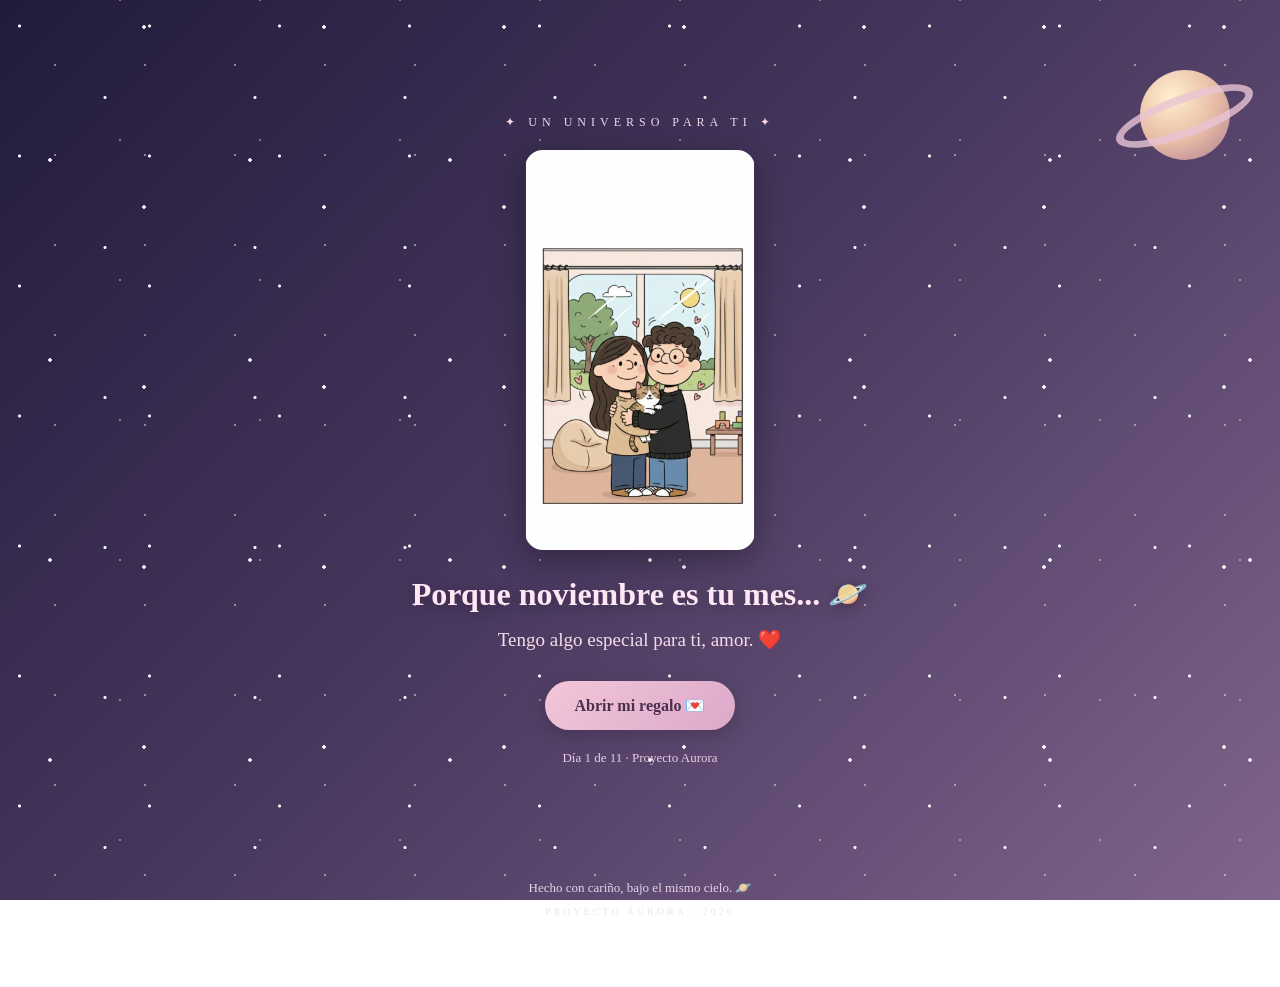
<file: dia 1/index.html>
<!DOCTYPE html>
<html lang="es">
<head>
    <meta charset="UTF-8">
    <meta name="viewport" content="width=device-width, initial-scale=1.0">
    <title>Proyecto Aurora 🪐❤️</title>
    <link rel="stylesheet" href="estilos.css">
</head>

<body>

    <!-- FONDO ESPACIAL -->
    <div class="estrellas"></div>

    <div class="saturno">
        <div class="planeta"></div>
        <div class="anillo"></div>
    </div>

    <!-- ESTRELLAS FUGACES -->
    <div class="estrellas-fugaces">
        <span></span>
        <span></span>
        <span></span>
    </div>

    <!-- CORAZONES FLOTANTES -->
    <div class="corazones-flotantes">
        <span>♡</span>
        <span>♥</span>
        <span>♡</span>
        <span>♥</span>
        <span>♡</span>
    </div>

    <main class="contenedor">

        <!-- PORTADA -->
        <section id="portada" class="portada">

            <div class="detalle-superior">
                ✦ UN UNIVERSO PARA TI ✦
            </div>

            <img
                src="Imagenes/portada.jpeg"
                alt="Una portada especial"
                class="imagen-portada"
            >

            <h1>Porque noviembre es tu mes... 🪐</h1>

            <p class="mensaje-portada">
                Tengo algo especial para ti, amor. ❤️
            </p>

            <button id="abrirCarta">
                Abrir mi regalo 💌
            </button>

            <p class="contador">
                Día 1 de 11 · Proyecto Aurora
            </p>

        </section>


        <!-- REGALO Y SOBRE -->
        <section id="regalo" class="regalo oculto">

            <p class="subtitulo">
                UN PEQUEÑO DETALLE PARA TI
            </p>

            <h2 id="tituloRegalo">
                Un mensaje desde mi universo hasta el tuyo ✨
            </h2>

            <!-- SOBRE ANIMADO -->
            <div class="sobre" id="sobre">

                <div class="parte-trasera"></div>
                <div class="carta-sobre"></div>
                <div class="parte-delantera"></div>
                <div class="solapa"></div>
                <div class="corazon">♥</div>

            </div>

            <p class="indicacion" id="indicacion">
                Haz clic sobre el sobre para descubrir tu carta. 💌
            </p>


            <!-- CONTENIDO DE LA CARTA -->
            <article id="contenidoCarta" class="contenido-carta oculto">

                <div class="encabezado-carta revelar">

                    <span>✦ 01 DE NOVIEMBRE DE 2026 ✦</span>

                    <h2>Para ti, mi persona especial ❤️</h2>

                    <p>
                        Desde un pequeño rincón de mi universo...
                    </p>

                </div>


                <img
                    src="Imagenes/carta.jpeg"
                    class="imagen-carta revelar"
                    alt="Un recuerdo especial"
                >


                <p class="revelar">
                    No sabía muy bien cómo comenzar esta carta, pero tenía
                    muchas ganas de escribirte algo bonito para darle la
                    bienvenida a noviembre, porque al final este no es un
                    mes cualquiera: es tu mes. Y aunque quizás para muchas
                    personas sea simplemente otro mes del año, para mí
                    tiene algo especial porque en él cumple años una persona
                    que quiero muchísimo. Quería que desde el primer día
                    sintieras que hay alguien pensando en ti, que quiere
                    verte sonreír y que tiene muchas ganas de hacerte sentir
                    especial. Por eso preparé todo esto, amor. Tal vez sean
                    pequeños detalles, pero detrás de cada uno hay tiempo,
                    cariño y muchas ganas de sacarte una sonrisa.
                </p>


                <p class="revelar">
                    No voy a negar que te extraño, que a veces me hacen
                    falta esas conversaciones, tus ocurrencias, tus abrazos
                    y hasta esas pequeñas cosas que quizás en su momento
                    parecían normales, pero que ahora recuerdo con muchísimo
                    cariño. Hay personas que llegan a nuestra vida y, sin
                    darse cuenta, hacen que ciertos momentos se vuelvan
                    inolvidables. Para mí tú eres una de esas personas. Me
                    gusta recordar lo que vivimos, nuestras risas, las veces
                    que compartimos sin necesitar un plan especial y todas
                    esas pequeñas historias que, aunque parezcan simples,
                    guardo con mucho cariño.
                </p>


                <p class="revelar">
                    Sé que ahora estás en una etapa en la que necesitas
                    pensar en ti, dedicarte tiempo y descubrir muchas cosas,
                    y de verdad espero que este viaje te esté haciendo muy
                    feliz. Ojalá estés conociendo lugares bonitos, viviendo
                    experiencias nuevas, tomando muchas fotos y disfrutando
                    cada momento. Me encantaría poder estar ahí para darte
                    un abrazo, acompañarte, salir contigo a caminar, tener
                    una cita, tomarnos fotos juntos o simplemente sentarnos
                    a hablar de cualquier cosa. Son cosas sencillas, pero
                    cuando pienso en ellas, me doy cuenta de lo mucho que
                    me gustaría volver a compartir momentos así contigo.
                </p>


                <p class="revelar">
                    También quiero que sepas que, aunque las cosas entre
                    nosotros hayan cambiado, lo que siento por ti sigue
                    siendo muy bonito. No te escribo esto para apresurarte,
                    para cambiar tus decisiones ni para hacerte sentir que
                    tienes que responderme de alguna manera. Quiero respetar
                    tu espacio y que puedas vivir esta etapa tranquila.
                    Pero tampoco quiero esconder que una parte de mí conserva
                    la ilusión de que algún día podamos volver a encontrarnos
                    desde un lugar más bonito, con más madurez, comunicación,
                    paciencia y ganas de hacer las cosas bien. Si alguna vez
                    tenemos esa oportunidad, me gustaría que fuera porque
                    los dos lo queremos y porque hemos aprendido de todo
                    lo que hemos vivido.
                </p>


                <p class="revelar">
                    Por ahora solo quiero que disfrutes muchísimo tu mes,
                    que sonrías, que te consientas, que te pasen cosas bonitas
                    y que nunca dudes de lo increíble que eres. Ojalá este
                    nuevo año de vida venga cargado de momentos que te hagan
                    feliz, sueños que puedas cumplir y personas que te quieran
                    tan bonito como mereces. Y si estas pequeñas sorpresas
                    consiguen sacarte aunque sea una sonrisa, entonces habrá
                    valido completamente la pena prepararlas. Esto apenas
                    comienza, amor, todavía tengo algunas cositas más para
                    ti. ¡Feliz comienzo de tu mes, bonita! 🤍🪐
                </p>


                <!-- FIRMA -->
                <div class="firma revelar">

                    <p>Te Amo,</p>

                    <h3>
                        Con amor, de tu futuro novio.
                    </h3>

                    <span>🤍🪐</span>

                </div>


                <!-- MENSAJE FINAL DE LA CARTA -->
                <div class="final-carta revelar">

                    <span>🪐</span>

                    <p>
                        Quizás el universo sea enorme,
                        pero hoy quería dedicarte un pequeño espacio en el mío.
                    </p>

                    <span>✨</span>

                </div>


                <!-- CIERRE ESPECIAL DEL UNIVERSO -->
                <section class="final-universo revelar">

                    <p class="universo-subtitulo">
                        ✦ HASTA EL INFINITO Y UN POQUITO MÁS ✦
                    </p>

                    <div class="saturno-final">

                        <div class="saturno-final-anillo"></div>

                        <div class="saturno-final-planeta"></div>

                    </div>

                    <h2>Mi pequeño universo</h2>

                    <p class="frase-universo">
                        Si pudiera elegir un lugar en todo el universo,
                        elegiría aquel en el que pudiera verte sonreír.
                    </p>

                    <p class="mensaje-final-universo">
                        Esto es solamente el comienzo de noviembre.
                        Todavía quedan 10 pequeñas sorpresas para ti. 🤍
                    </p>

                    <div class="estrellas-final">
                        ✧　 ✦　 ⋆　 ✧　 ⋆　 ✦
                    </div>

                    <span class="corazon-final">♡</span>

                </section>

            </article>

        </section>


        <!-- PIE DE PÁGINA -->
        <footer>

            <p>
                Hecho con cariño, bajo el mismo cielo. 🪐
            </p>

            <span>
                PROYECTO AURORA · 2026
            </span>

        </footer>

    </main>

    <script src="script.js"></script>

</body>
</html>
</file>
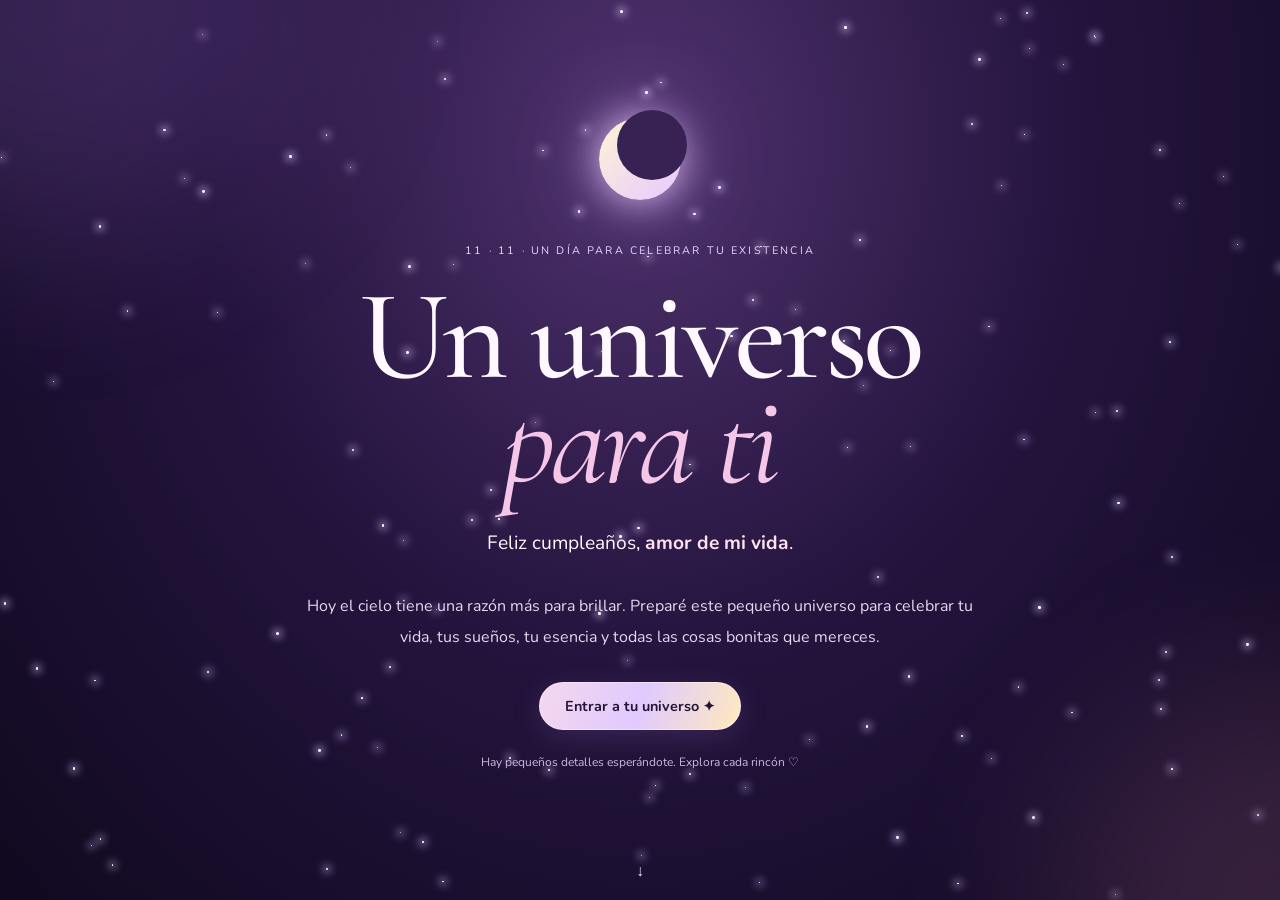
<file: dia 1/cumpleanos/index.html>
<!DOCTYPE html>
<html lang="es">
<head>
<meta charset="UTF-8">
<meta name="viewport" content="width=device-width, initial-scale=1.0">
<meta name="theme-color" content="#160d2b">
<title>11:11 — Un universo para ti</title>
<link rel="preconnect" href="https://fonts.googleapis.com">
<link href="https://fonts.googleapis.com/css2?family=Cormorant+Garamond:wght@400;500;600;700&family=Nunito:wght@300;400;600;700&display=swap" rel="stylesheet">
<link rel="stylesheet" href="estilos.css">
</head>
<body>
<div id="sky" aria-hidden="true"></div>
<div class="nebula nebula-one" aria-hidden="true"></div>
<div class="nebula nebula-two" aria-hidden="true"></div>
<canvas id="confetti" aria-hidden="true"></canvas>

<main>
<section class="hero" id="home">
  <div class="moon"><span></span></div>
  <p class="eyebrow">11 · 11 · un día para celebrar tu existencia</p>
  <h1>Un universo<br><em>para ti</em></h1>
  <p class="hero-line">Feliz cumpleaños, <strong>amor de mi vida</strong>.</p>
  <p class="hero-copy">Hoy el cielo tiene una razón más para brillar. Preparé este pequeño universo para celebrar tu vida, tus sueños, tu esencia y todas las cosas bonitas que mereces.</p>
  <button class="main-button" id="enter">Entrar a tu universo <span>✦</span></button>
  <p class="hint">Hay pequeños detalles esperándote. Explora cada rincón ♡</p>
  <div class="scroll-mark">↓</div>
</section>

<div id="universe" class="hidden">
  <section class="intro section">
    <p class="eyebrow">este pequeño mundo es para ti</p>
    <h2>Hoy celebramos <em>tu existencia</em></h2>
    <p>Porque cumplir años no es solamente sumar un número. También es celebrar todo lo que has vivido, lo que has aprendido, las veces que te has levantado, las metas que has alcanzado y todas las versiones de ti que te han traído hasta aquí. Hoy quiero que el centro de todo seas tú.</p>
  </section>

  <section class="section">
    <div class="section-heading">
      <p class="eyebrow">01 · deseos del universo</p>
      <h2>Seis estrellas, <em>seis deseos enormes</em></h2>
      <p>Cada estrella guarda un deseo escrito especialmente para ti. Tócalas y léelos con calma.</p>
    </div>
    <div class="wish-grid">
      <button class="wish-star" data-title="Una felicidad que te encuentre siempre" data-message="Deseo que la felicidad te acompañe de muchísimas formas: en las grandes noticias que esperas, pero también en las cosas pequeñas que a veces pasan desapercibidas. Que puedas reír hasta que te duela la barriga, disfrutar una canción que te encante, contemplar un atardecer bonito, recibir un mensaje inesperado o simplemente despertar sintiendo que tienes un día nuevo por delante. Y cuando lleguen días difíciles, deseo que encuentres motivos para tener esperanza y personas que te recuerden que no tienes que poder con todo al mismo tiempo. Que nunca pienses que necesitas una vida perfecta para ser feliz; ojalá encuentres belleza incluso en los días sencillos.">✦<span>Felicidad</span></button>
      <button class="wish-star" data-title="Salud, calma y tranquilidad" data-message="Deseo que tengas salud para vivir todas las aventuras que te esperan, energía para perseguir tus sueños y tranquilidad para disfrutar lo que vas consiguiendo. Que puedas descansar cuando lo necesites, respirar profundo cuando algo te preocupe y darte permiso de parar sin sentir que estás fallando. Que tu mente encuentre calma, que tu corazón se sienta liviano y que nunca te falten fuerzas para volver a intentarlo. Ojalá este nuevo año te regale más momentos de paz, días en los que todo se sienta un poquito más fácil y la certeza de que también mereces cuidarte, consentirte y ponerte entre tus prioridades.">✦<span>Salud y calma</span></button>
      <button class="wish-star" data-title="Todos esos sueños que guardas" data-message="Deseo que no abandones ninguno de esos sueños que te hacen ilusión. Que encuentres oportunidades donde hoy solo ves dudas, que tengas valentía para comenzar incluso si no sabes exactamente cómo terminará el camino y que cada esfuerzo vaya acercándote a lo que tanto quieres. Ojalá puedas conocer lugares nuevos, aprender cosas que te apasionen, alcanzar metas que hoy parecen lejanas y celebrar cada logro sin compararte con nadie. Tu camino tiene su propio ritmo y no tienes que correr para demostrar nada. Deseo que un día mires atrás y sonrías al darte cuenta de todo lo que fuiste capaz de construir.">✦<span>Tus sueños</span></button>
      <button class="wish-star" data-title="Personas y amor del bonito" data-message="Deseo que la vida te rodee de personas que te quieran de una manera sana y sincera; personas que escuchen lo que tienes para decir, respeten tus tiempos, celebren tus logros y te acompañen sin hacerte sentir pequeña. Que recibas abrazos que den tranquilidad, palabras que lleguen justo cuando las necesitas y gestos que te recuerden que eres importante. Que nunca tengas que cambiar tu esencia para encajar y que siempre encuentres espacios donde puedas ser tú, con tus ocurrencias, tus días buenos, tus dudas y todas tus formas de sentir. Mereces cariño que se note en los detalles y que también se demuestre con acciones.">✦<span>Amor bonito</span></button>
      <button class="wish-star" data-title="Que siempre estés orgullosa de ti" data-message="Deseo que aprendas a reconocer lo increíble que eres, incluso en esos momentos en los que tú misma no consigues verlo. Que no olvides todo lo que has superado, las veces que seguiste adelante con miedo, los esfuerzos que nadie vio y las pequeñas victorias que también cuentan. Ojalá te hables con la misma paciencia con la que acompañarías a alguien que quieres mucho. No tienes que tener todas las respuestas ni hacerlo todo perfecto para sentir orgullo de ti. Estás creciendo, aprendiendo y construyendo tu propia historia. Que este año te permita mirar tu reflejo con cariño y decir: estoy haciendo lo mejor que puedo y eso también vale muchísimo.">✦<span>Orgullo de ti</span></button>
      <button class="wish-star" data-title="Un año lleno de aventuras bonitas" data-message="Deseo que este año esté lleno de primeras veces, planes espontáneos, lugares que te dejen sin palabras, comidas deliciosas, canciones que se conviertan en favoritas y momentos que quieras contar una y otra vez. Que tengas oportunidades para descubrir cosas nuevas, conocer personas valiosas y crear recuerdos que te acompañen durante mucho tiempo. Ojalá la vida te sorprenda para bien, te abra puertas que ni siquiera imaginabas y te permita disfrutar el presente mientras construyes todo lo que viene. Que nunca se apague esa ilusión por descubrir qué cosa bonita puede pasar después.">✦<span>Aventuras</span></button>
    </div>
  </section>

  <section class="section cake-section">
    <p class="eyebrow">02 · tu momento especial</p>
    <h2>Un deseo antes de <em>seguir brillando</em></h2>
    <p class="section-copy">Cierra los ojos un instante, piensa en algo que quieras con todo tu corazón y, cuando estés lista, apaga las velitas.</p>
    <div class="cake" aria-label="Pastel de cumpleaños con tres velitas">
      <div class="candles" id="candles"><i class="candle"><b></b></i><i class="candle"><b></b></i><i class="candle"><b></b></i></div>
      <div class="icing"></div><div class="cake-middle"></div><div class="cake-bottom"></div><div class="plate"></div>
    </div>
    <button class="main-button" id="blow">Apagar las velitas ✨</button>
    <p id="cake-result" class="cake-result hidden">Que ese deseo tan bonito encuentre su camino para hacerse realidad. Y que nunca te falten razones para volver a pedir muchos más. ♡</p>
  </section>

  <section class="section garden-section">
    <p class="eyebrow">03 · un jardín para ti</p>
    <h2>Flores que representan <em>tus virtudes</em></h2>
    <p class="section-copy">En lugar de fotografías, quise dejarte un jardín. Cada flor guarda una cualidad que merece ser celebrada. Toca cada una para verla florecer.</p>
    <div class="garden">
      <button class="flower-card" data-flower="Tu fortaleza" data-text="Admiro esa fuerza que tienes para continuar, incluso cuando las cosas no salen como esperabas. A veces ser fuerte no significa no cansarse, sino darte la oportunidad de descansar y aun así volver a intentarlo."><span class="flower flower-pink">✿</span><b>Fortaleza</b><small>Tu manera de seguir adelante</small></button>
      <button class="flower-card" data-flower="Tu alegría" data-text="Ojalá nunca pierdas esa capacidad de encontrar motivos para reír, emocionarte y disfrutar las cosas que te gustan. Tu alegría merece espacio, tiempo y muchísimas oportunidades para aparecer."><span class="flower flower-lilac">✿</span><b>Alegría</b><small>La luz de tus momentos felices</small></button>
      <button class="flower-card" data-flower="Tu esencia" data-text="Hay algo muy especial en ser tú. No necesitas parecerte a nadie ni cumplir expectativas ajenas para tener valor. Tu forma de pensar, sentir, hablar, soñar y mirar el mundo forma parte de lo que te hace única."><span class="flower flower-gold">✿</span><b>Tu esencia</b><small>Eso que te hace única</small></button>
      <button class="flower-card" data-flower="Tu valentía" data-text="Deseo que nunca dudes de tu capacidad para comenzar de nuevo, tomar decisiones, aprender y abrirte camino. La valentía también está en pedir ayuda, reconocer lo que sientes y elegir lo que te hace bien."><span class="flower flower-blue">✿</span><b>Valentía</b><small>El valor de ser tú misma</small></button>
    </div>
    <div id="flower-message" class="flower-message">Tu jardín está esperando a que descubras sus flores. ♡</div>
  </section>

  <section class="section letter-section">
    <p class="eyebrow">04 · una carta para celebrar tu vida</p>
    <div class="letter-card">
      <div class="letter-decoration">❀</div>
      <h2>Para el amor de mi vida, <em>en su día especial</em></h2>
      <p>Hoy es tu cumpleaños y, aunque quisiera encontrar las palabras más bonitas del mundo para este día, creo que ninguna sería suficiente para expresar todo lo bueno que deseo para ti. Aun así, quiero tomarme este momento para recordarte algo que espero que nunca olvides: tu vida es importante, tu presencia tiene valor y mereces celebrar cada parte de la persona que eres. Hoy no quiero que pienses en pendientes, preocupaciones o cosas que todavía no has conseguido. Hoy quiero que te permitas disfrutar, sonreír, recibir cariño y sentir que este día también es una oportunidad para reconocer todo lo que has recorrido.</p>
      <p>Me gustaría que pudieras verte por un instante desde una mirada llena de cariño. Que reconocieras la cantidad de cosas bonitas que hay en ti, incluso esas que para ti parecen normales. Tu manera de ser, tus ideas, tus ocurrencias, tus gustos, tus sueños, tu forma de expresar lo que sientes y hasta esos pequeños detalles que quizá no notas son parte de una esencia que no se repite. No tienes que hacer algo extraordinario todos los días para ser alguien extraordinaria. No tienes que demostrar constantemente cuánto vales. Ya eres una persona digna de respeto, de amor, de oportunidades y de cosas hermosas simplemente por ser tú.</p>
      <p>Deseo que este nuevo año de vida te encuentre con ilusión. Que tengas motivos para levantarte emocionada, proyectos que te hagan sentir orgullosa y experiencias que te enseñen cosas nuevas. Que se abran puertas que llevas tiempo esperando y que también aparezcan caminos inesperados que terminen llevándote a lugares maravillosos. Si hay algo que sueñas desde hace mucho, ojalá encuentres la oportunidad y la confianza para ir por ello. Y si en algún momento las cosas no salen como las imaginabas, deseo que tengas paciencia contigo misma. Ningún tropiezo borra todo lo que has avanzado y ningún día difícil define toda tu historia.</p>
      <p>También deseo que tengas tiempo para ti. Para hacer las cosas que te gustan, escuchar tu música favorita, descansar sin mirar el reloj, reírte por cualquier tontería, conocer lugares, probar algo nuevo o simplemente disfrutar de una tarde tranquila. Que no sientas que debes estar ocupada todo el tiempo para estar haciendo algo valioso. A veces los momentos más bonitos son los más sencillos: una conversación que se alarga, una canción que llega justo en el momento indicado, una comida que disfrutas mucho o una risa que termina contagiándose. Ojalá este año esté lleno de esos instantes que parecen pequeños, pero terminan siendo enormes en el corazón.</p>
      <p>Quiero que te rodees de personas que te hagan bien, que te escuchen con atención y que celebren tus alegrías como si fueran propias. Personas con quienes puedas ser completamente tú, sin tener que esconder tus emociones ni fingir que todo está perfecto. Que nunca te falte una mano amiga, una palabra de ánimo o un abrazo sincero. Y, sobre todo, deseo que tú misma seas una de esas personas que se tratan con ternura. Que aprendas a hablarte bonito, a reconocer tus esfuerzos y a darte el mismo cuidado que tantas veces ofreces a los demás.</p>
      <p>Si pudiera pedir algo para ti en este cumpleaños, pediría que la vida te trate con dulzura, que tengas salud para disfrutar cada aventura, tranquilidad para vivir cada etapa y valentía para perseguir todo aquello que te haga ilusión. Pediría que lleguen buenas noticias, que tus esfuerzos sean reconocidos, que tengas motivos para celebrar y que nunca pierdas la curiosidad por descubrir lo que el mundo todavía tiene preparado para ti. Pediría que cuando mires hacia atrás puedas sentir orgullo y cuando mires hacia adelante puedas sentir esperanza.</p>
      <p>Gracias por existir y por ser esa persona con tantas cosas bonitas por descubrir y compartir. Espero que hoy te recuerden lo mucho que vales, que recibas palabras que te abracen el corazón y que guardes recuerdos preciosos de este día. No permitas que el paso del tiempo te haga olvidar tus sueños ni que las dificultades te hagan dudar de tu capacidad. Sigue creciendo a tu manera, a tu ritmo y con tus propias decisiones. No hay una sola forma correcta de vivir una vida bonita; deseo que construyas una que se sienta tuya y que te haga feliz de verdad.</p>
      <p>Y cuando termine este día, cuando se apaguen las velitas y todo vuelva poquito a poquito a la normalidad, ojalá te quede la sensación de que mereces muchas cosas buenas, no solamente hoy, sino todos los días. Que este cumpleaños sea una página preciosa de tu historia y que el año que comienza venga cargado de motivos para sonreír. Feliz cumpleaños, amor de mi vida. Te deseo lo más bonito que la vida pueda ofrecerte: felicidad sincera, sueños cumplidos, salud, paz, amor y muchísimos momentos inolvidables. Que seas inmensamente feliz, hoy y siempre. ♡</p>
      <div class="letter-signature">Con muchísimo cariño <span>♡</span></div>
    </div>
  </section>

  <section class="section gift-section">
    <p class="eyebrow">05 · una última sorpresa</p>
    <h2>Una cajita llena de <em>buenos deseos</em></h2>
    <p class="section-copy">Toca el regalo para abrirlo. Hay unas últimas palabras esperando por ti.</p>
    <button id="gift" class="gift-box" aria-label="Abrir regalo"><span class="gift-lid"></span><span class="gift-ribbon"></span><span class="gift-body"></span><span class="gift-bow">♡</span></button>
    <div id="gift-message" class="gift-message hidden">
      <h3>Que nunca se te olvide…</h3>
      <p>Tu historia todavía tiene muchísimas páginas por escribir. Hay lugares que aún no conoces, personas que aún no has encontrado, canciones que todavía no has escuchado y sueños que un día vas a mirar convertidos en realidad. No tengas miedo de crecer, cambiar de opinión, comenzar de nuevo o elegir caminos distintos. La vida es tuya y mereces vivirla con ilusión, libertad y felicidad.</p>
      <strong>¡Feliz cumpleaños, amor de mi vida! ♡</strong>
    </div>
  </section>

  <footer class="finale">
    <div class="final-star">✧</div>
    <p class="eyebrow">11 · 11</p>
    <h2>Que tu vida esté llena<br>de <em>momentos mágicos</em></h2>
    <p>Hoy, mañana y en cada nuevo comienzo: deseo que seas feliz.</p>
    <button class="main-button" id="celebrate">Celebrar tu día ✨</button>
    <p class="footer-note">Hecho con muchísimo cariño, para ti. ♡</p>
  </footer>
</div>
</main>

<div id="modal" class="modal hidden" role="dialog" aria-modal="true" aria-labelledby="modal-title">
  <div class="modal-card">
    <button class="modal-close" id="modal-close" aria-label="Cerrar">×</button>
    <p class="eyebrow">un detalle para ti</p><h2 id="modal-title"></h2><p id="modal-text"></p>
    <button class="main-button" id="modal-ok">Guardar en el corazón ♡</button>
  </div>
</div>
<script src="script.js"></script>
</body>
</html>
</file>
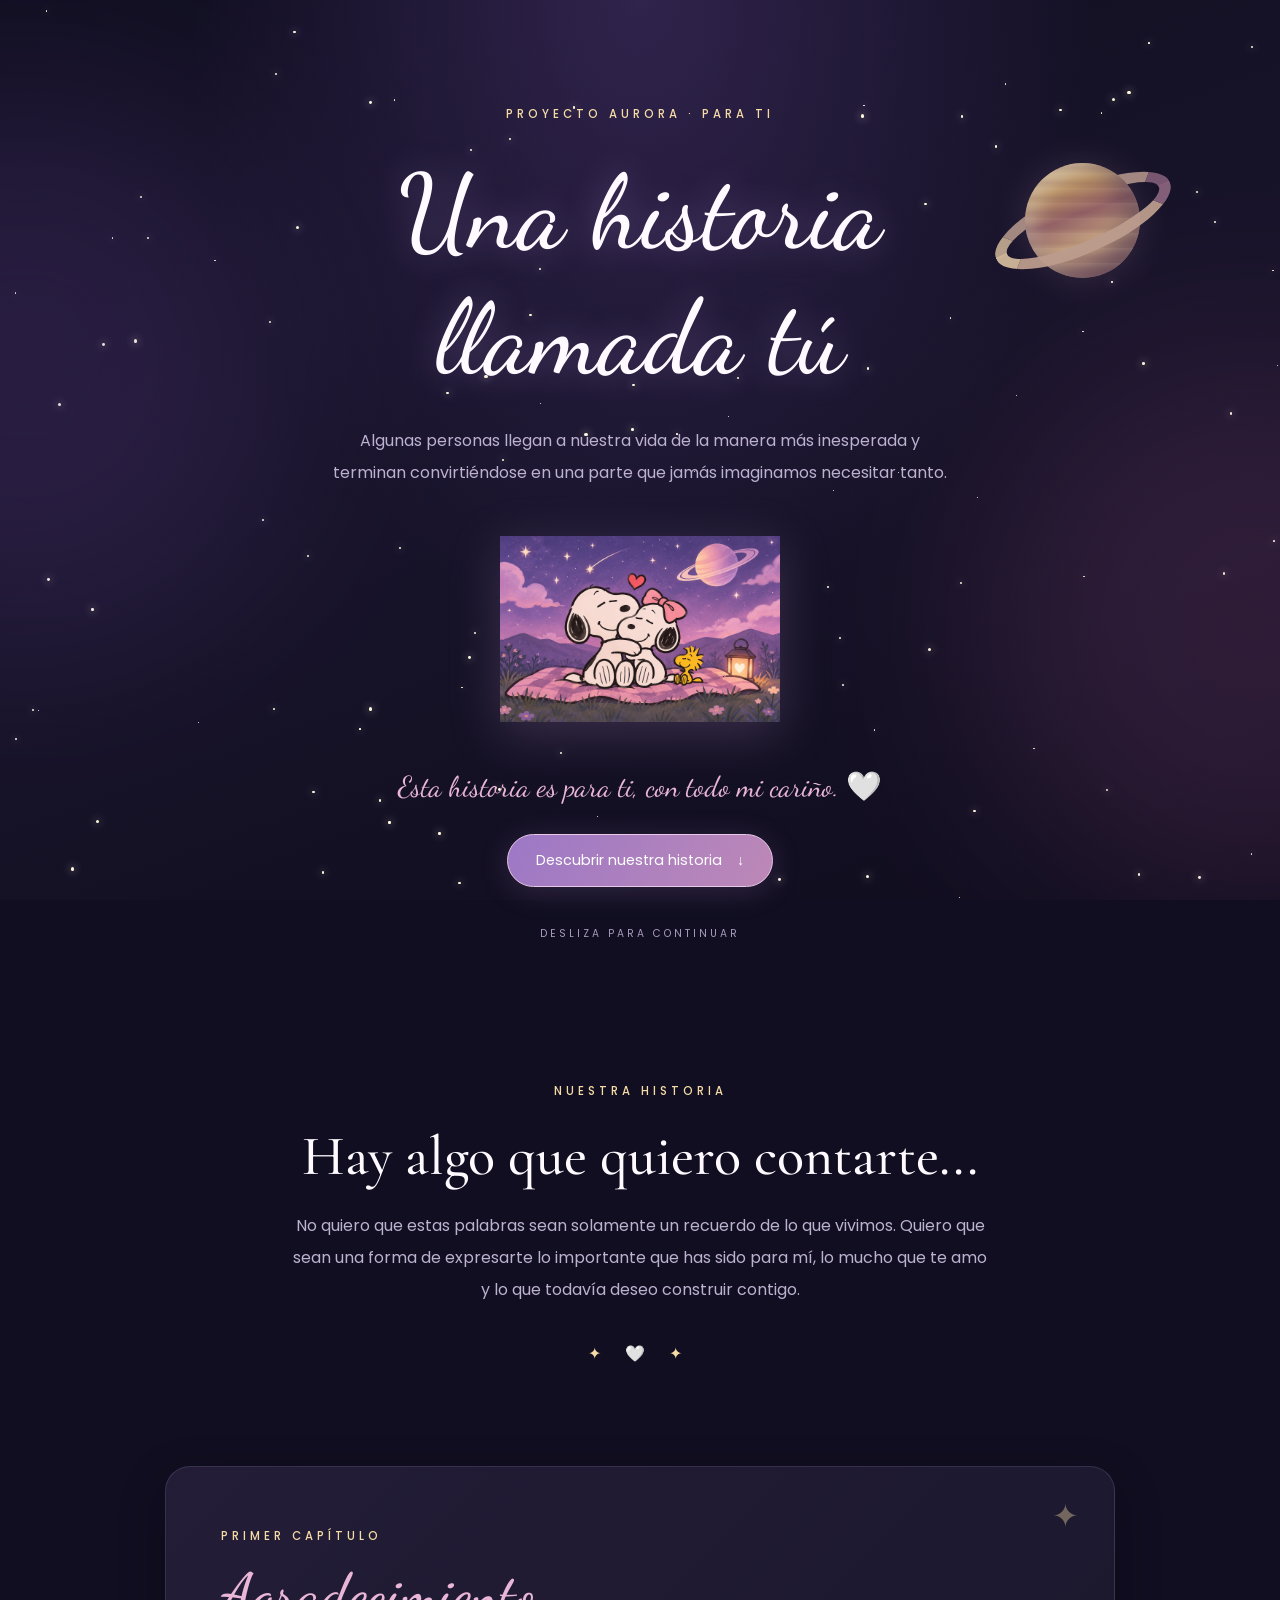
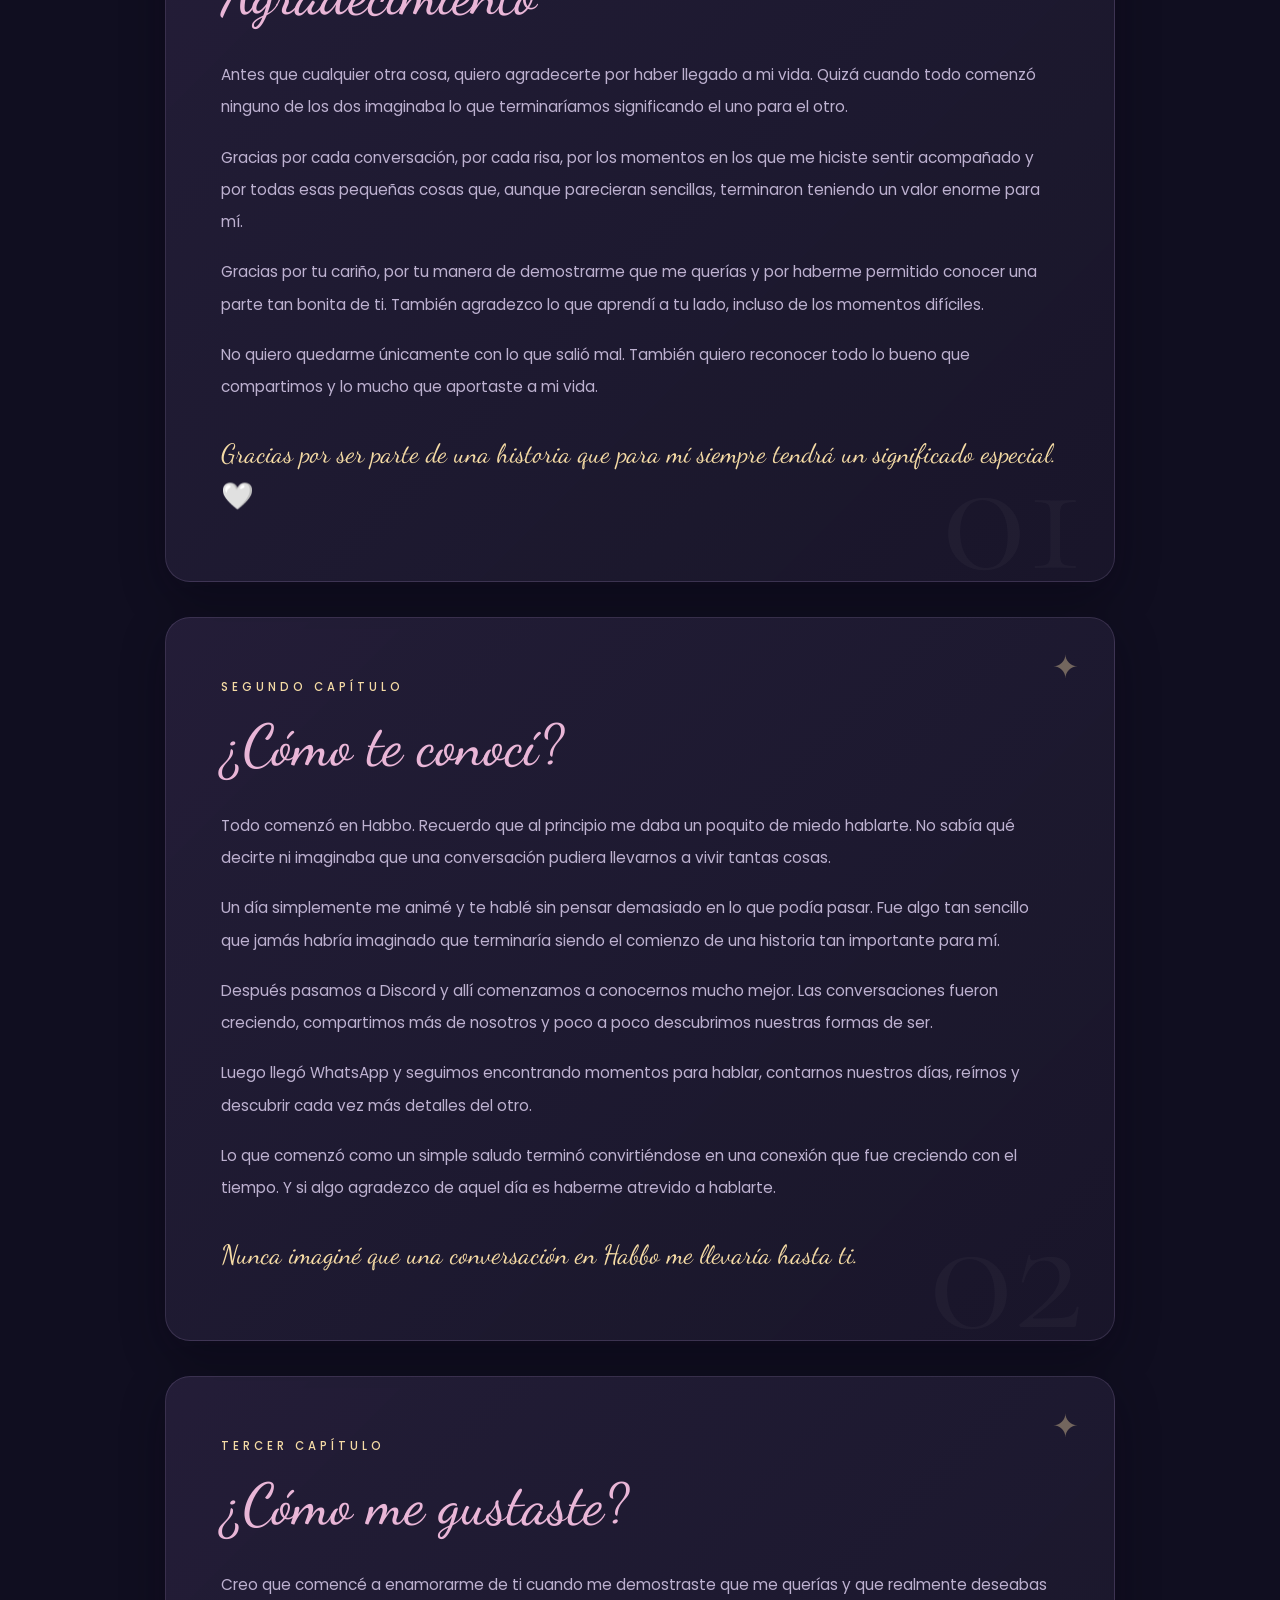
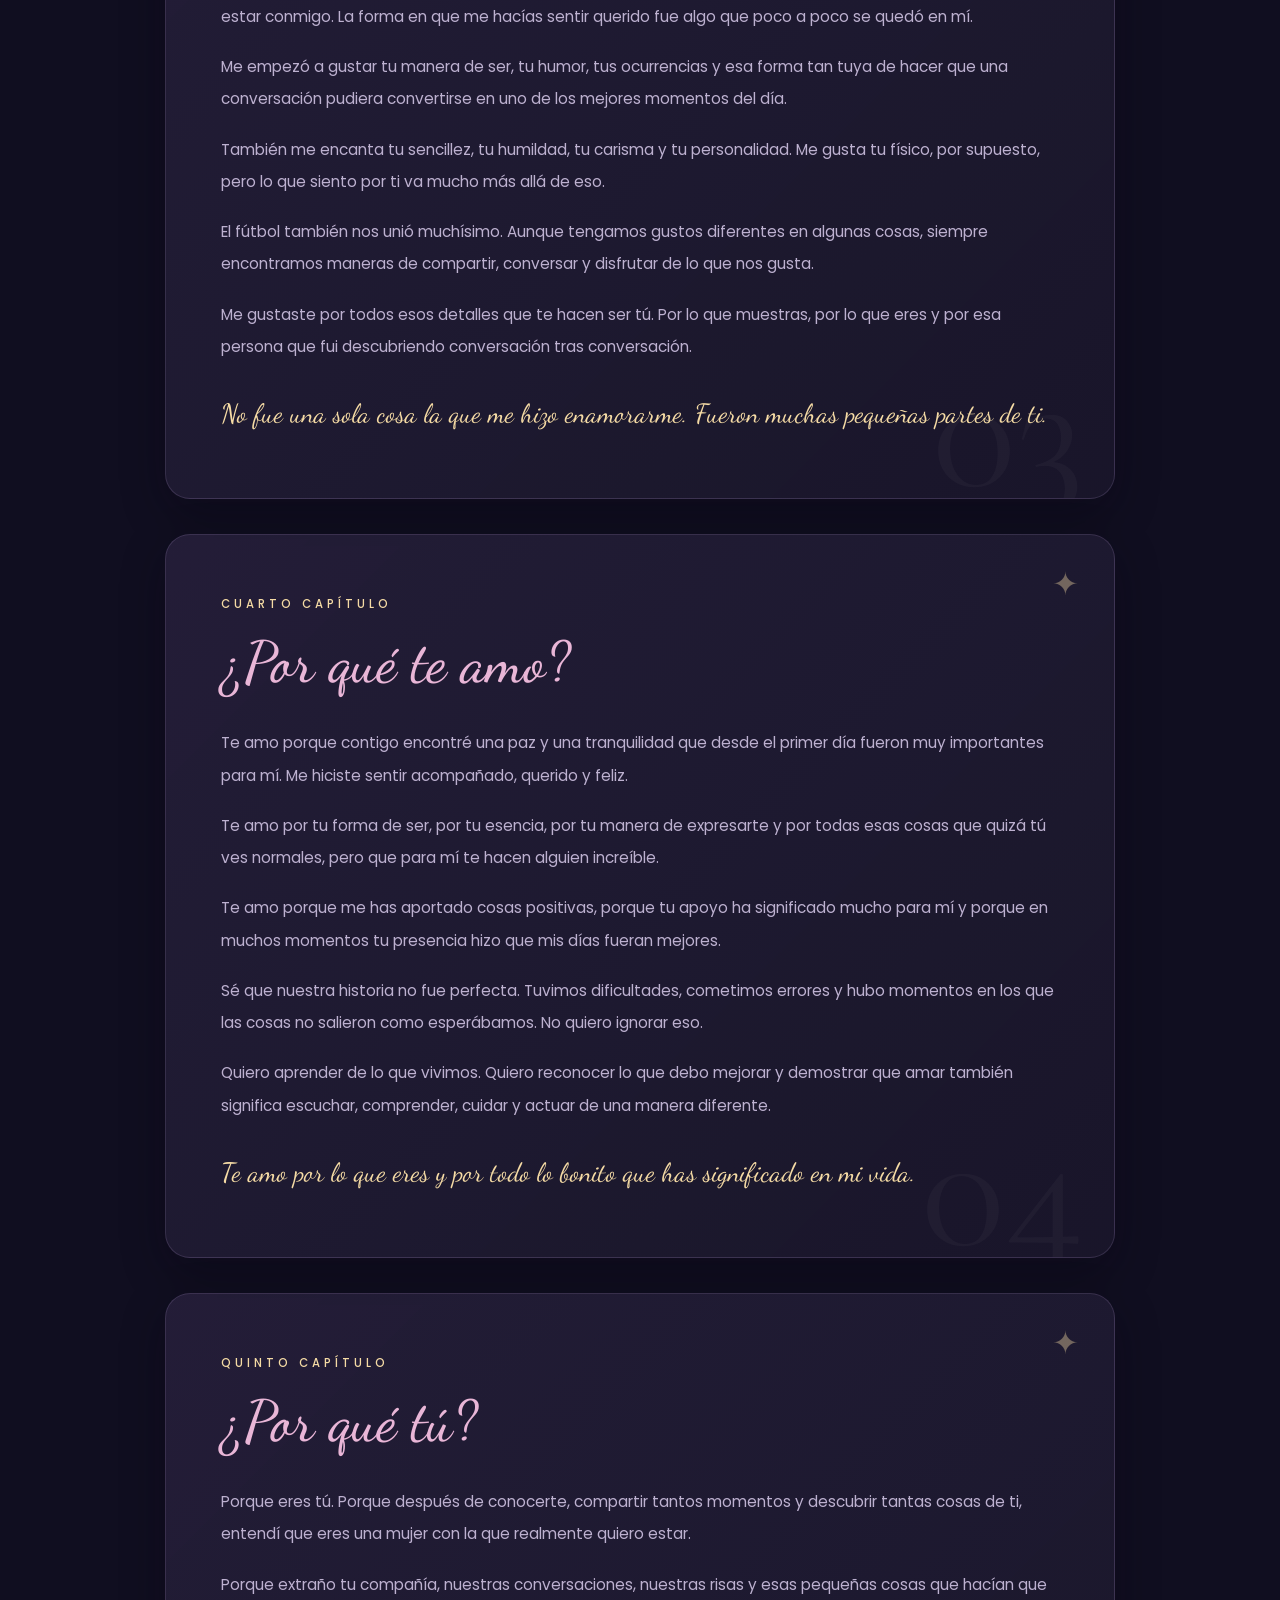
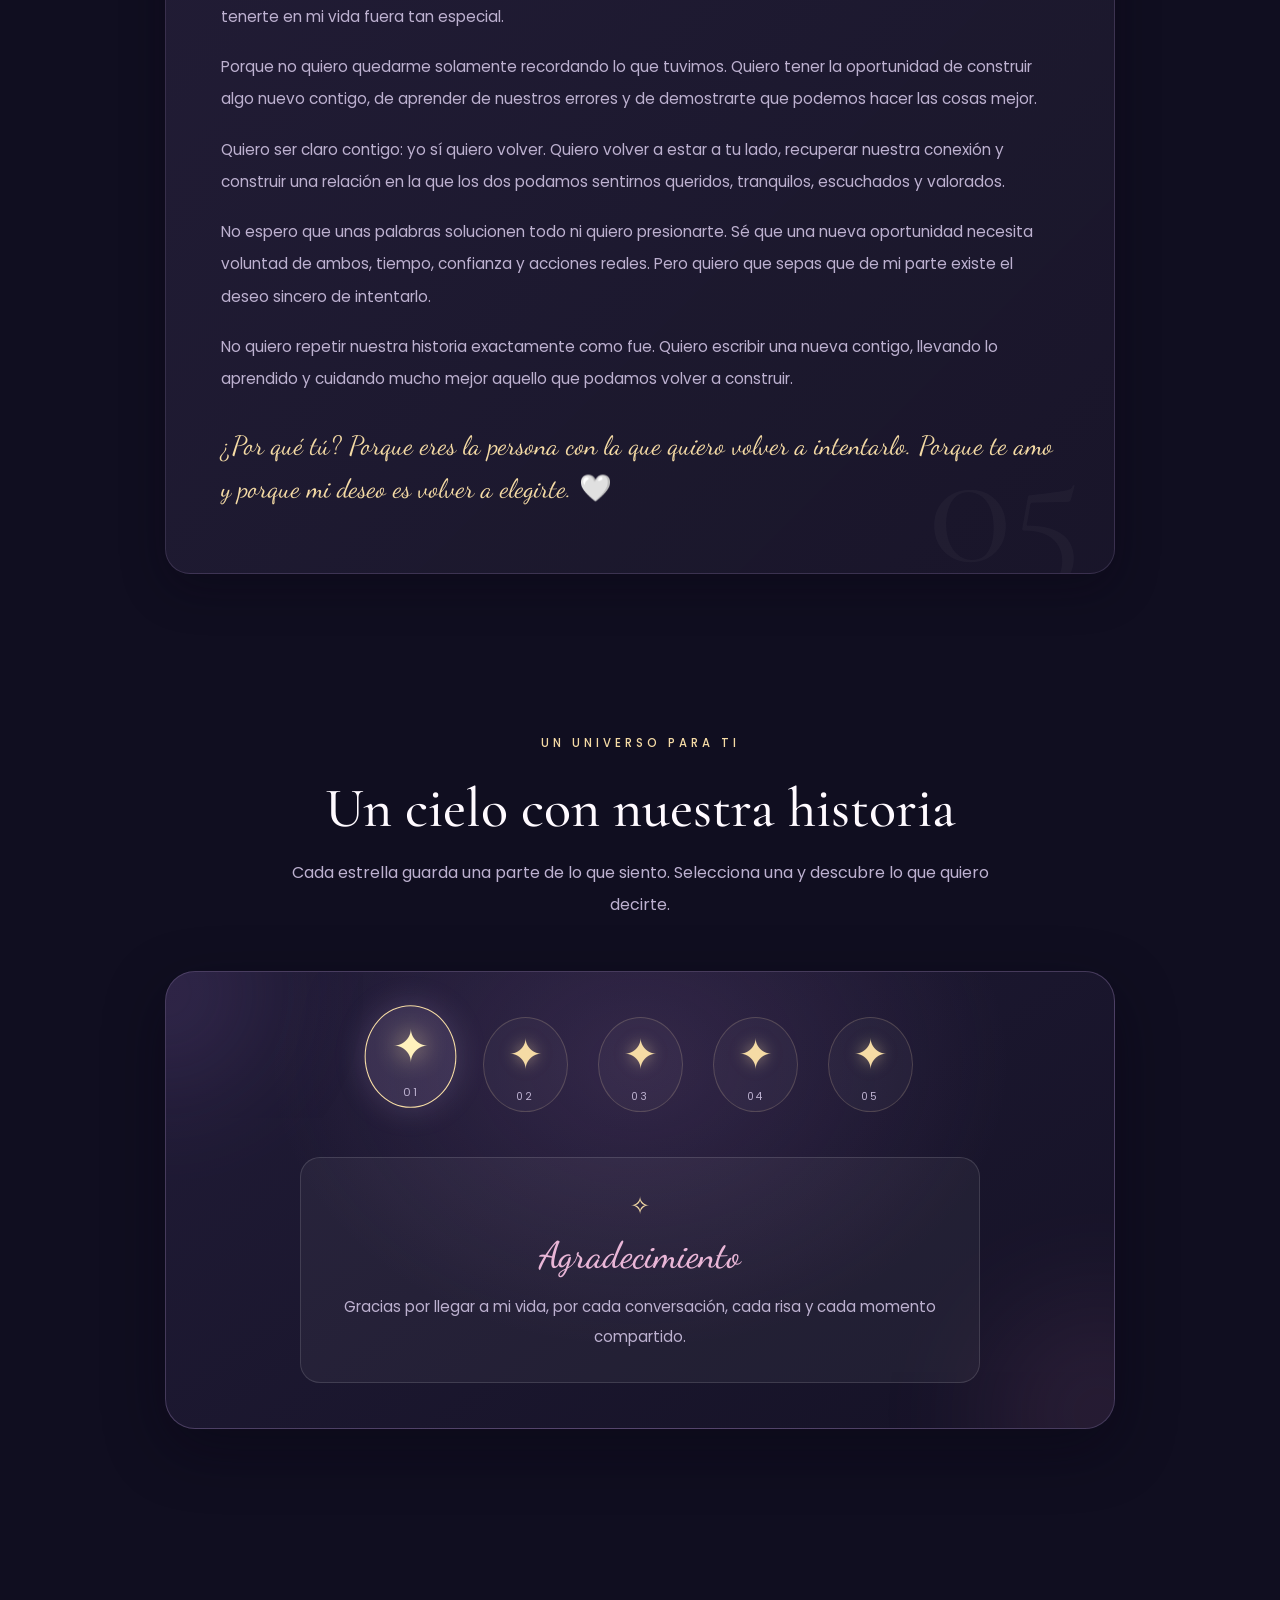
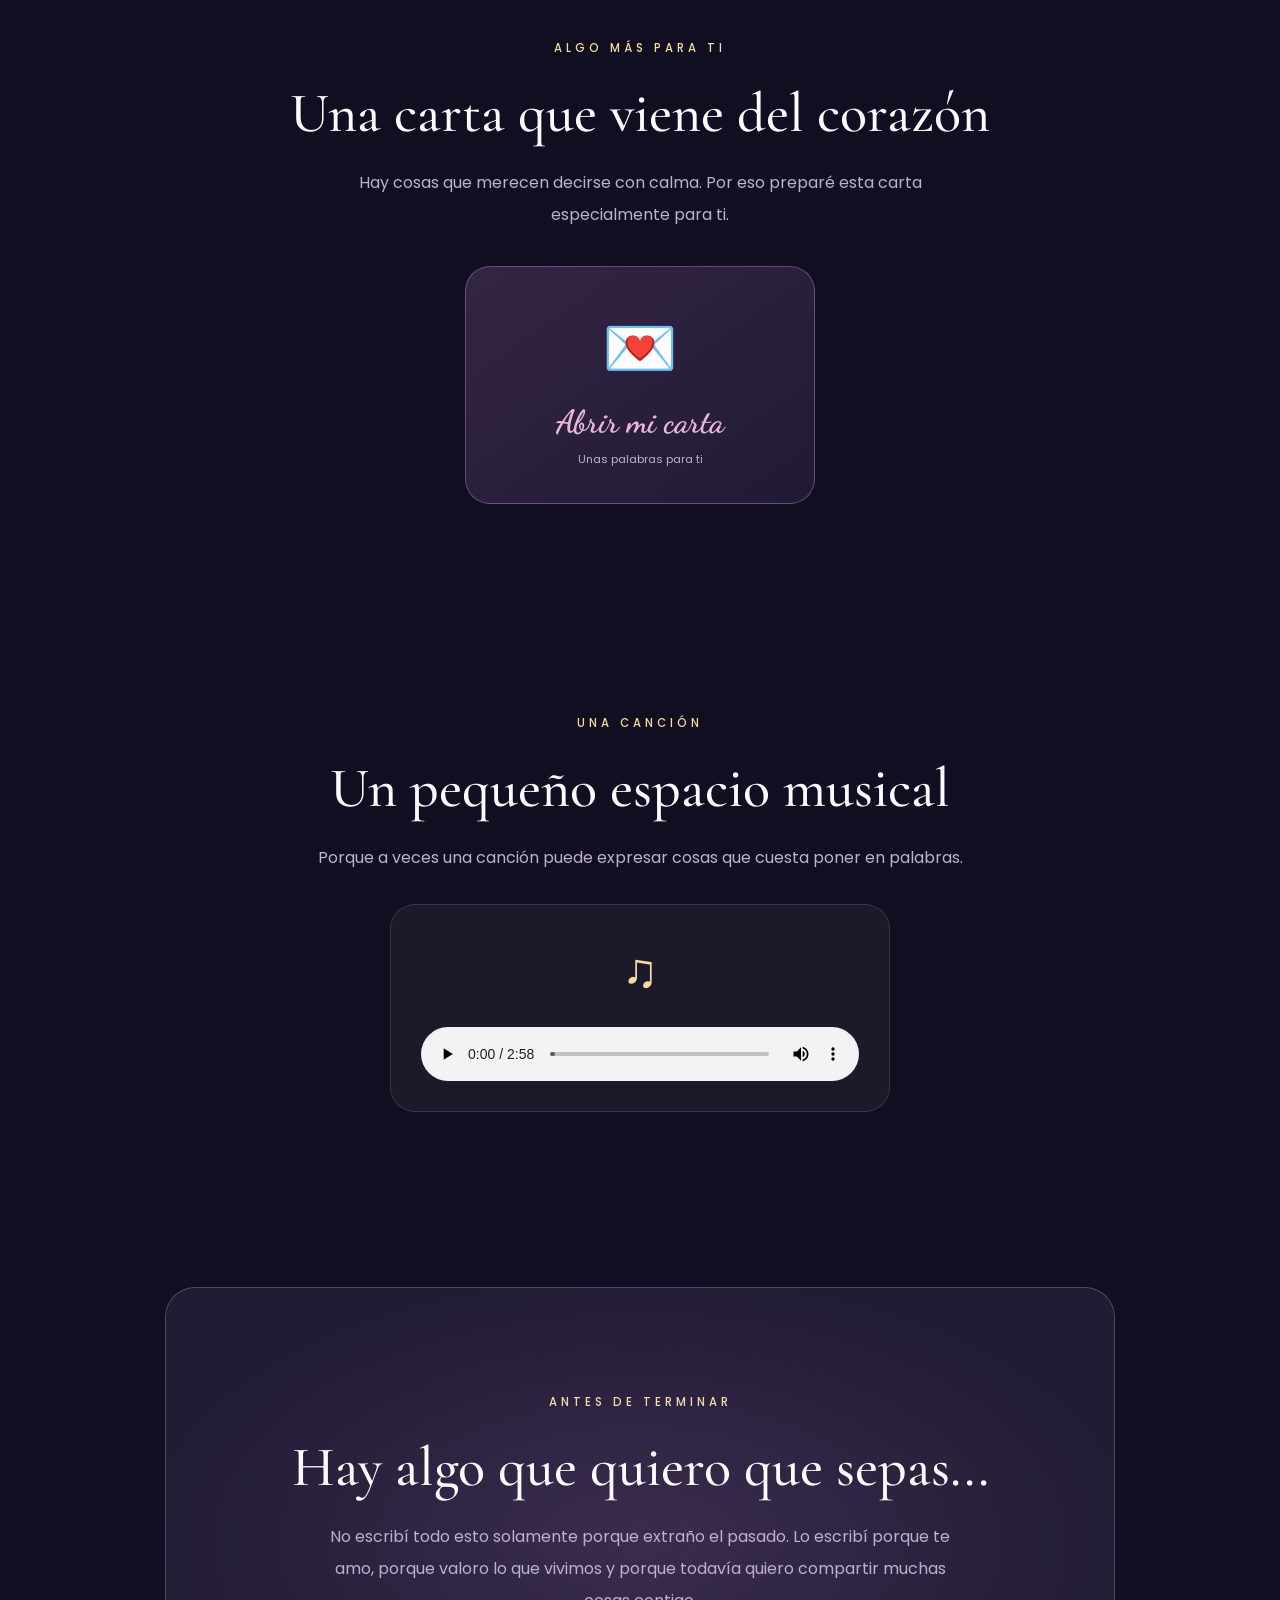
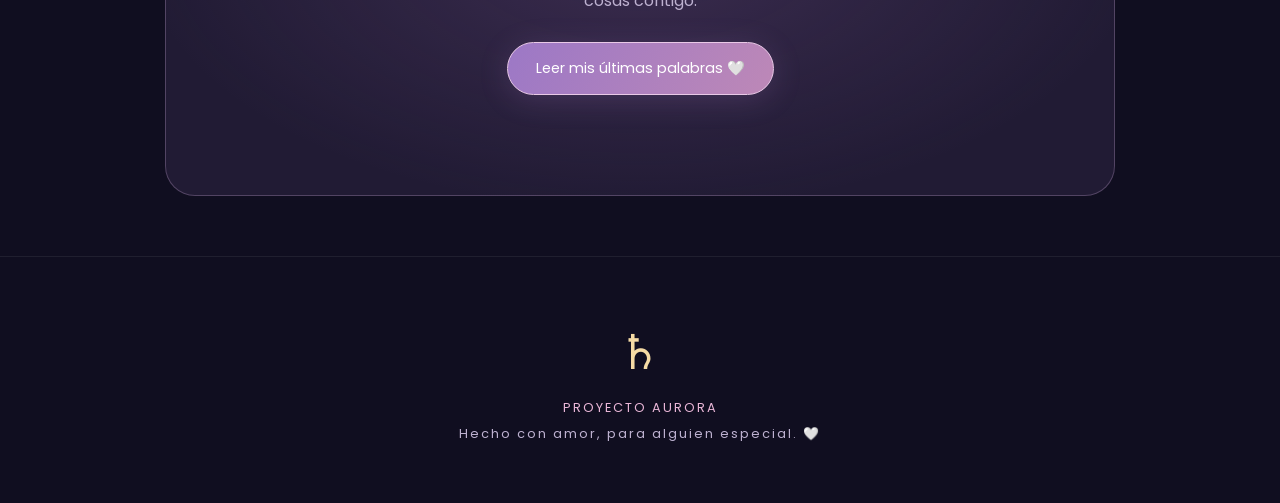
<file: dia 1/dia 2/index.html>
<!DOCTYPE html>
<html lang="es">
<head>
    <meta charset="UTF-8">
    <meta name="viewport" content="width=device-width, initial-scale=1.0">
    <meta name="theme-color" content="#171329">
    <title>Proyecto Aurora | Para ti 🤍</title>
    <link rel="stylesheet" href="estilos.css">
</head>

<body>

    <div class="fondo-espacial">
        <div class="estrellas-fondo" id="estrellasFondo"></div>
        <div class="nebulosa nebulosa-uno"></div>
        <div class="nebulosa nebulosa-dos"></div>

        <div class="saturno">
            <div class="anillo anillo-atras"></div>
            <div class="planeta"></div>
            <div class="anillo anillo-delante"></div>
        </div>
    </div>

    <header class="portada">
        <div class="portada-contenido">
            <span class="etiqueta">PROYECTO AURORA · PARA TI</span>

            <h1>Una historia llamada tú</h1>

            <p class="texto-portada">
                Algunas personas llegan a nuestra vida de la manera
                más inesperada y terminan convirtiéndose en una parte
                que jamás imaginamos necesitar tanto.
            </p>

            <img
                src="Imagenes/snoopy-pareja.png"
                alt="Snoopy y su pareja"
                class="snoopy-portada"
            >

            <p class="dedicatoria">
                Esta historia es para ti, con todo mi cariño. 🤍
            </p>

            <button class="boton-principal" id="comenzar">
                Descubrir nuestra historia
                <span>↓</span>
            </button>
        </div>

        <div class="indicador-scroll">DESLIZA PARA CONTINUAR</div>
    </header>

    <main class="contenedor">

        <section class="introduccion revelar" id="historia">
            <span class="numero-seccion">NUESTRA HISTORIA</span>

            <h2>Hay algo que quiero contarte...</h2>

            <p>
                No quiero que estas palabras sean solamente un recuerdo
                de lo que vivimos. Quiero que sean una forma de expresarte
                lo importante que has sido para mí, lo mucho que te amo
                y lo que todavía deseo construir contigo.
            </p>

            <div class="separador">✦ 🤍 ✦</div>
        </section>

        <!-- CAPÍTULO 1 -->

        <section class="capitulo revelar" id="capitulo1">
            <div class="capitulo-numero">01</div>

            <span class="numero-seccion">PRIMER CAPÍTULO</span>

            <h2>Agradecimiento</h2>

            <div class="capitulo-contenido">
                <p>
                    Antes que cualquier otra cosa, quiero agradecerte
                    por haber llegado a mi vida. Quizá cuando todo comenzó
                    ninguno de los dos imaginaba lo que terminaríamos
                    significando el uno para el otro.
                </p>

                <p>
                    Gracias por cada conversación, por cada risa,
                    por los momentos en los que me hiciste sentir
                    acompañado y por todas esas pequeñas cosas que,
                    aunque parecieran sencillas, terminaron teniendo
                    un valor enorme para mí.
                </p>

                <p>
                    Gracias por tu cariño, por tu manera de demostrarme
                    que me querías y por haberme permitido conocer una
                    parte tan bonita de ti. También agradezco lo que
                    aprendí a tu lado, incluso de los momentos difíciles.
                </p>

                <p>
                    No quiero quedarme únicamente con lo que salió mal.
                    También quiero reconocer todo lo bueno que compartimos
                    y lo mucho que aportaste a mi vida.
                </p>

                <p class="frase-capitulo">
                    Gracias por ser parte de una historia que para mí
                    siempre tendrá un significado especial. 🤍
                </p>
            </div>
        </section>

        <!-- CAPÍTULO 2 -->

        <section class="capitulo revelar" id="capitulo2">
            <div class="capitulo-numero">02</div>

            <span class="numero-seccion">SEGUNDO CAPÍTULO</span>

            <h2>¿Cómo te conocí?</h2>

            <div class="capitulo-contenido">
                <p>
                    Todo comenzó en Habbo. Recuerdo que al principio
                    me daba un poquito de miedo hablarte. No sabía
                    qué decirte ni imaginaba que una conversación
                    pudiera llevarnos a vivir tantas cosas.
                </p>

                <p>
                    Un día simplemente me animé y te hablé sin pensar
                    demasiado en lo que podía pasar. Fue algo tan
                    sencillo que jamás habría imaginado que terminaría
                    siendo el comienzo de una historia tan importante
                    para mí.
                </p>

                <p>
                    Después pasamos a Discord y allí comenzamos
                    a conocernos mucho mejor. Las conversaciones
                    fueron creciendo, compartimos más de nosotros
                    y poco a poco descubrimos nuestras formas de ser.
                </p>

                <p>
                    Luego llegó WhatsApp y seguimos encontrando
                    momentos para hablar, contarnos nuestros días,
                    reírnos y descubrir cada vez más detalles
                    del otro.
                </p>

                <p>
                    Lo que comenzó como un simple saludo terminó
                    convirtiéndose en una conexión que fue creciendo
                    con el tiempo. Y si algo agradezco de aquel día
                    es haberme atrevido a hablarte.
                </p>

                <p class="frase-capitulo">
                    Nunca imaginé que una conversación en Habbo
                    me llevaría hasta ti.
                </p>
            </div>
        </section>

        <!-- CAPÍTULO 3 -->

        <section class="capitulo revelar" id="capitulo3">
            <div class="capitulo-numero">03</div>

            <span class="numero-seccion">TERCER CAPÍTULO</span>

            <h2>¿Cómo me gustaste?</h2>

            <div class="capitulo-contenido">
                <p>
                    Creo que comencé a enamorarme de ti cuando me
                    demostraste que me querías y que realmente deseabas
                    estar conmigo. La forma en que me hacías sentir
                    querido fue algo que poco a poco se quedó en mí.
                </p>

                <p>
                    Me empezó a gustar tu manera de ser, tu humor,
                    tus ocurrencias y esa forma tan tuya de hacer
                    que una conversación pudiera convertirse en
                    uno de los mejores momentos del día.
                </p>

                <p>
                    También me encanta tu sencillez, tu humildad,
                    tu carisma y tu personalidad. Me gusta tu físico,
                    por supuesto, pero lo que siento por ti va mucho
                    más allá de eso.
                </p>

                <p>
                    El fútbol también nos unió muchísimo. Aunque
                    tengamos gustos diferentes en algunas cosas,
                    siempre encontramos maneras de compartir,
                    conversar y disfrutar de lo que nos gusta.
                </p>

                <p>
                    Me gustaste por todos esos detalles que te hacen
                    ser tú. Por lo que muestras, por lo que eres
                    y por esa persona que fui descubriendo conversación
                    tras conversación.
                </p>

                <p class="frase-capitulo">
                    No fue una sola cosa la que me hizo enamorarme.
                    Fueron muchas pequeñas partes de ti.
                </p>
            </div>
        </section>

        <!-- CAPÍTULO 4 -->

        <section class="capitulo revelar" id="capitulo4">
            <div class="capitulo-numero">04</div>

            <span class="numero-seccion">CUARTO CAPÍTULO</span>

            <h2>¿Por qué te amo?</h2>

            <div class="capitulo-contenido">
                <p>
                    Te amo porque contigo encontré una paz y una
                    tranquilidad que desde el primer día fueron
                    muy importantes para mí. Me hiciste sentir
                    acompañado, querido y feliz.
                </p>

                <p>
                    Te amo por tu forma de ser, por tu esencia,
                    por tu manera de expresarte y por todas esas
                    cosas que quizá tú ves normales, pero que
                    para mí te hacen alguien increíble.
                </p>

                <p>
                    Te amo porque me has aportado cosas positivas,
                    porque tu apoyo ha significado mucho para mí
                    y porque en muchos momentos tu presencia
                    hizo que mis días fueran mejores.
                </p>

                <p>
                    Sé que nuestra historia no fue perfecta.
                    Tuvimos dificultades, cometimos errores y hubo
                    momentos en los que las cosas no salieron
                    como esperábamos. No quiero ignorar eso.
                </p>

                <p>
                    Quiero aprender de lo que vivimos. Quiero
                    reconocer lo que debo mejorar y demostrar
                    que amar también significa escuchar, comprender,
                    cuidar y actuar de una manera diferente.
                </p>

                <p class="frase-capitulo">
                    Te amo por lo que eres y por todo lo bonito
                    que has significado en mi vida.
                </p>
            </div>
        </section>

        <!-- CAPÍTULO 5 -->

        <section class="capitulo revelar" id="capitulo5">
            <div class="capitulo-numero">05</div>

            <span class="numero-seccion">QUINTO CAPÍTULO</span>

            <h2>¿Por qué tú?</h2>

            <div class="capitulo-contenido">
                <p>
                    Porque eres tú. Porque después de conocerte,
                    compartir tantos momentos y descubrir tantas
                    cosas de ti, entendí que eres una mujer con
                    la que realmente quiero estar.
                </p>

                <p>
                    Porque extraño tu compañía, nuestras conversaciones,
                    nuestras risas y esas pequeñas cosas que hacían
                    que tenerte en mi vida fuera tan especial.
                </p>

                <p>
                    Porque no quiero quedarme solamente recordando
                    lo que tuvimos. Quiero tener la oportunidad
                    de construir algo nuevo contigo, de aprender
                    de nuestros errores y de demostrarte que podemos
                    hacer las cosas mejor.
                </p>

                <p>
                    Quiero ser claro contigo: yo sí quiero volver.
                    Quiero volver a estar a tu lado, recuperar
                    nuestra conexión y construir una relación
                    en la que los dos podamos sentirnos queridos,
                    tranquilos, escuchados y valorados.
                </p>

                <p>
                    No espero que unas palabras solucionen todo
                    ni quiero presionarte. Sé que una nueva oportunidad
                    necesita voluntad de ambos, tiempo, confianza
                    y acciones reales. Pero quiero que sepas que
                    de mi parte existe el deseo sincero de intentarlo.
                </p>

                <p>
                    No quiero repetir nuestra historia exactamente
                    como fue. Quiero escribir una nueva contigo,
                    llevando lo aprendido y cuidando mucho mejor
                    aquello que podamos volver a construir.
                </p>

                <p class="frase-capitulo">
                    ¿Por qué tú? Porque eres la persona con la que
                    quiero volver a intentarlo. Porque te amo
                    y porque mi deseo es volver a elegirte. 🤍
                </p>
            </div>
        </section>

        <!-- CIELO DE ESTRELLAS -->

        <section class="seccion-estrellas revelar" id="cielo">
            <span class="numero-seccion">UN UNIVERSO PARA TI</span>

            <h2>Un cielo con nuestra historia</h2>

            <p class="descripcion-seccion">
                Cada estrella guarda una parte de lo que siento.
                Selecciona una y descubre lo que quiero decirte.
            </p>

            <div class="universo-recuerdos">
                <div class="estrellas-interactivas">

                    <button class="estrella-recuerdo activa"
                        data-titulo="Agradecimiento"
                        data-mensaje="Gracias por llegar a mi vida, por cada conversación, cada risa y cada momento compartido. Gracias por tu cariño y por todo lo que me enseñaste. Valoro lo que vivimos y todo lo bonito que aportaste a mi historia.">

                        <span>✦</span>
                        <small>01</small>
                    </button>

                    <button class="estrella-recuerdo"
                        data-titulo="¿Cómo te conocí?"
                        data-mensaje="Te conocí en Habbo. Me daba miedo hablarte, pero un día me animé sin imaginar que aquel primer saludo nos llevaría a Discord, WhatsApp y tantas conversaciones. Nunca pensé que algo tan sencillo terminaría significando tanto para mí.">

                        <span>✦</span>
                        <small>02</small>
                    </button>

                    <button class="estrella-recuerdo"
                        data-titulo="¿Cómo me gustaste?"
                        data-mensaje="Me gustaste por la manera en que me demostraste que me querías, por tu humor, tu sencillez, tu humildad, tu carisma y tu personalidad. También por tu físico y por todas esas pequeñas cosas que te hacen ser tú.">

                        <span>✦</span>
                        <small>03</small>
                    </button>

                    <button class="estrella-recuerdo"
                        data-titulo="¿Por qué te amo?"
                        data-mensaje="Te amo porque me has dado paz, tranquilidad, felicidad y apoyo. Porque tu presencia ha aportado cosas positivas a mi vida y porque, incluso con nuestras dificultades, sigo valorando profundamente a la persona que eres.">

                        <span>✦</span>
                        <small>04</small>
                    </button>

                    <button class="estrella-recuerdo"
                        data-titulo="¿Por qué tú?"
                        data-mensaje="Porque eres tú la mujer con la que quiero volver a estar. Quiero una nueva oportunidad, aprender de nuestros errores y construir una relación más sana y bonita. No quiero dejarlo en manos del destino: quiero intentarlo contigo, si tú también lo deseas.">

                        <span>✦</span>
                        <small>05</small>
                    </button>

                </div>

                <div class="mensaje-estrella">
                    <span class="pequena-estrella">✧</span>
                    <h3 id="tituloEstrella">Agradecimiento</h3>

                    <p id="textoEstrella">
                        Gracias por llegar a mi vida, por cada conversación,
                        cada risa y cada momento compartido.
                    </p>
                </div>
            </div>
        </section>

        <!-- CARTA -->

        <section class="seccion-extra revelar">
            <span class="numero-seccion">ALGO MÁS PARA TI</span>

            <h2>Una carta que viene del corazón</h2>

            <p>
                Hay cosas que merecen decirse con calma.
                Por eso preparé esta carta especialmente para ti.
            </p>

            <button class="carta-boton" id="abrirCarta">
                <span class="sobre-icono">💌</span>
                <strong>Abrir mi carta</strong>
                <small>Unas palabras para ti</small>
            </button>
        </section>

        <!-- MUSICA -->

        <section class="seccion-extra revelar">
            <span class="numero-seccion">UNA CANCIÓN</span>

            <h2>Un pequeño espacio musical</h2>

            <p>
                Porque a veces una canción puede expresar
                cosas que cuesta poner en palabras.
            </p>

            <div class="reproductor">
                <span class="nota-musical">♫</span>

                <audio id="cancion" controls preload="metadata">
                    <source src="Imagenes/cancion.mp3" type="audio/mpeg">
                    Tu navegador no soporta el audio.
                </audio>
            </div>
        </section>

        <!-- MENSAJE FINAL -->

        <section class="mensaje-final revelar">
            <span class="numero-seccion">ANTES DE TERMINAR</span>

            <h2>Hay algo que quiero que sepas...</h2>

            <p>
                No escribí todo esto solamente porque extraño
                el pasado. Lo escribí porque te amo, porque
                valoro lo que vivimos y porque todavía quiero
                compartir muchas cosas contigo.
            </p>

            <button class="boton-principal" id="botonSorpresa">
                Leer mis últimas palabras 🤍
            </button>

            <div class="texto-sorpresa" id="mensajeSorpresa">
                <p>
                    Quiero volver contigo. Quiero una nueva oportunidad
                    para demostrarte que podemos aprender de lo vivido
                    y construir algo mejor.
                </p>

                <p>
                    No quiero prometerte una historia perfecta.
                    Quiero demostrarte con hechos que puedo cuidar,
                    escuchar, comprender y amar mejor.
                </p>

                <p class="firma-final">
                    Te amo. Y sí, quiero volver a elegirte. 🤍
                </p>
            </div>
        </section>

    </main>

    <footer>
        <div class="footer-saturno">♄</div>
        <p>PROYECTO AURORA</p>
        <span>Hecho con amor, para alguien especial. 🤍</span>
    </footer>

    <!-- VENTANA DE LA CARTA -->

    <div class="modal" id="modalCarta" aria-hidden="true">
        <div class="ventana-carta" role="dialog"
            aria-modal="true" aria-labelledby="tituloCarta">

            <button class="cerrar-modal" id="cerrarCarta"
                aria-label="Cerrar carta">×</button>

            <div class="sobre-animado">
                <span>💌</span>
            </div>

            <h2 id="tituloCarta">Para ti, con todo mi amor</h2>

            <div class="texto-carta">
                <p>Amor,</p>

                <p>
                    Quiero que sepas que eres una persona muy importante
                    para mí. Desde aquel primer día en Habbo hasta todas
                    las conversaciones que compartimos, has dejado
                    recuerdos que guardo con muchísimo cariño.
                </p>

                <p>
                    Me enamoré de tu forma de ser, de tu sencillez,
                    de tu humor, de tu personalidad y de la manera
                    en que me hiciste sentir querido.
                </p>

                <p>
                    Sé que no todo fue perfecto. También sé que hay
                    cosas que debemos aprender y mejorar. No quiero
                    ignorar nuestros errores, sino demostrar que
                    podemos hacer las cosas de una manera diferente.
                </p>

                <p>
                    Quiero volver contigo. Quiero una nueva oportunidad
                    para compartir nuestros días, recuperar la confianza
                    y construir algo bonito, con paciencia y compromiso
                    de los dos.
                </p>

                <p>
                    No quiero presionarte. Solamente quiero que conozcas
                    lo que siento y que sepas que mi deseo de volver
                    contigo es sincero.
                </p>

                <p>
                    Gracias por todo lo que has significado para mí.
                    Te amo y me gustaría volver a escribir nuestra
                    historia juntos.
                </p>

                <p class="firma-carta">Con mucho amor. 🤍</p>
            </div>
        </div>
    </div>

    <script src="script.js"></script>
</body>
</html>
</file>
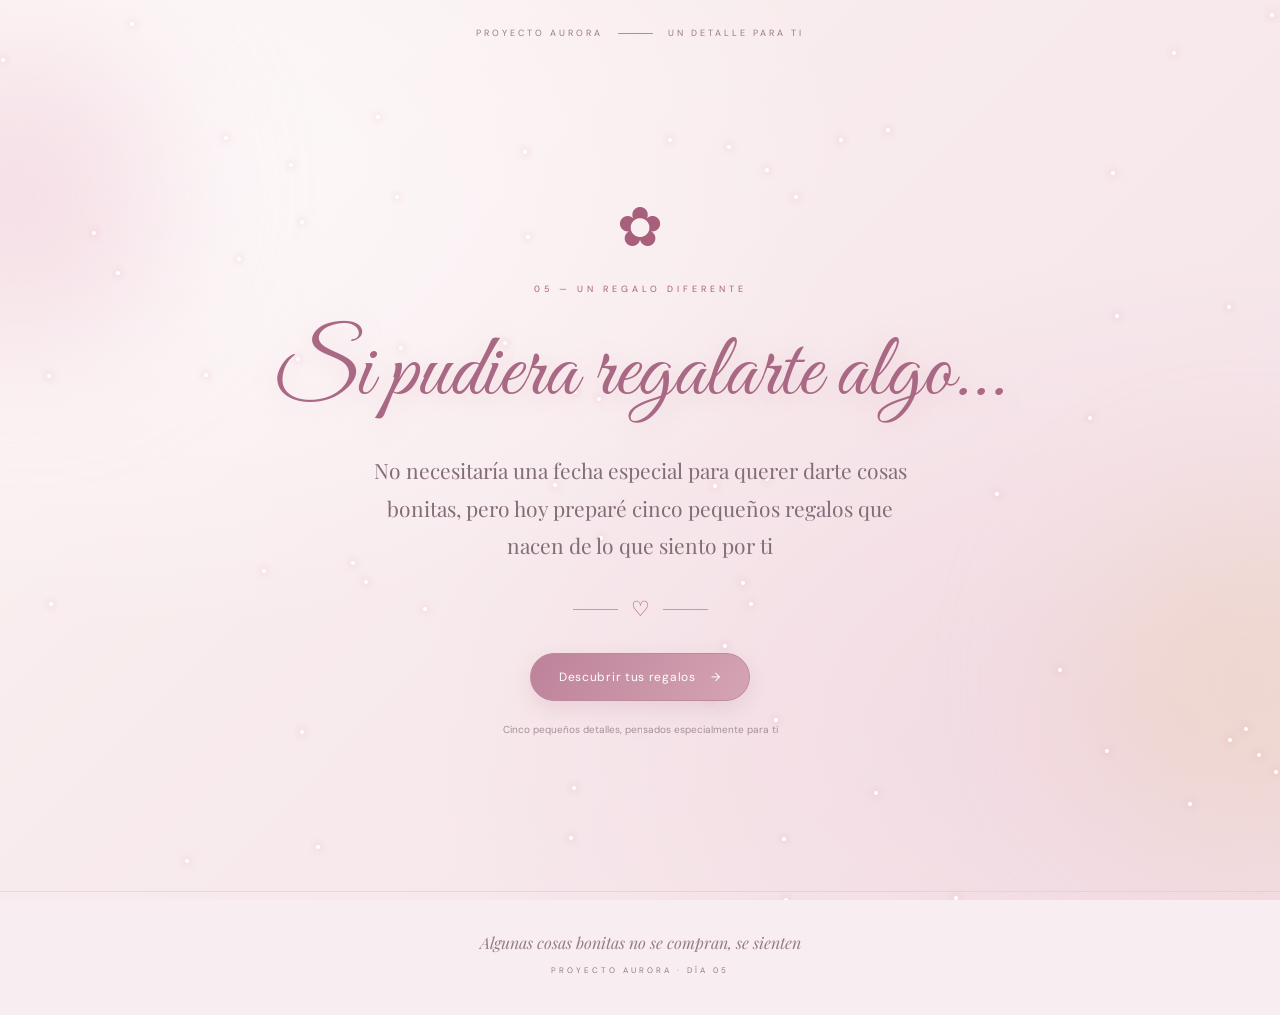
<file: dia 1/dia 5/index.html>
<!DOCTYPE html>
<html lang="es">
<head>
    <meta charset="UTF-8">
    <meta name="viewport" content="width=device-width, initial-scale=1.0">
    <meta name="theme-color" content="#f8edf0">
    <title>Día 5 | Si pudiera regalarte algo</title>

    <link rel="preconnect" href="https://fonts.googleapis.com">
    <link rel="preconnect" href="https://fonts.gstatic.com" crossorigin>

    <link href="https://fonts.googleapis.com/css2?family=DM+Sans:wght@400;500;600&family=Playfair+Display:ital,wght@0,400;0,500;0,600;1,400&family=Great+Vibes&display=swap" rel="stylesheet">

    <link rel="stylesheet" href="estilos.css">
</head>

<body>

    <div class="fondo">
        <div class="mancha mancha-uno"></div>
        <div class="mancha mancha-dos"></div>
        <div id="particulas"></div>
        <div id="petalos"></div>
    </div>

    <header class="encabezado">
        <span>PROYECTO AURORA</span>
        <div class="linea"></div>
        <span>UN DETALLE PARA TI</span>
    </header>

    <main>

        <!-- PORTADA -->

        <section class="portada" id="portada">

            <div class="flor-decorativa">✿</div>

            <p class="numero">05 — UN REGALO DIFERENTE</p>

            <h1>Si pudiera regalarte algo...</h1>

            <p class="subtitulo">
                No necesitaría una fecha especial para querer darte
                cosas bonitas, pero hoy preparé cinco pequeños regalos
                que nacen de lo que siento por ti
            </p>

            <div class="adorno">
                <span></span>
                ♡
                <span></span>
            </div>

            <button class="boton-comenzar" id="comenzar">
                Descubrir tus regalos
                <span>→</span>
            </button>

            <p class="nota-portada">
                Cinco pequeños detalles, pensados especialmente para ti
            </p>

        </section>

        <!-- INTRODUCCION -->

        <section class="introduccion oculto" id="introduccion">

            <p class="etiqueta">UNA PEQUEÑA TIENDA DE DETALLES</p>

            <h2>Hoy quiero regalarte algo más que cosas materiales</h2>

            <p>
                Imagina por un momento que pudiera preparar cinco regalos
                y que cada uno pudiera representar algo que quisiera
                entregarte de corazón
            </p>

            <p>
                No son regalos que puedas envolver en papel ni guardar
                en una caja, pero son cosas que me gustaría que siempre
                pudieras encontrar en mi forma de quererte
            </p>

            <button id="verRegalos" class="boton-secundario">
                Ver mis cinco regalos ↓
            </button>

        </section>

        <!-- REGALOS -->

        <section class="regalos oculto" id="regalos">

            <div class="titulo-seccion">
                <p class="etiqueta">ESCOGE UN REGALO</p>
                <h2>Hay algo para ti</h2>
                <p>Puedes abrirlos en el orden que quieras</p>
            </div>

            <div class="rejilla-regalos">

                <button class="regalo" data-regalo="0">
                    <span class="numero-regalo">01</span>
                    <span class="emoji-regalo">🫂</span>
                    <span class="nombre-regalo">Un abrazo</span>
                    <span class="descripcion-regalo">Para tus días difíciles</span>
                    <span class="abrir-regalo">Abrir regalo ↗</span>
                </button>

                <button class="regalo" data-regalo="1">
                    <span class="numero-regalo">02</span>
                    <span class="emoji-regalo">🏡</span>
                    <span class="nombre-regalo">Un lugar seguro</span>
                    <span class="descripcion-regalo">Donde puedas ser tú</span>
                    <span class="abrir-regalo">Abrir regalo ↗</span>
                </button>

                <button class="regalo" data-regalo="2">
                    <span class="numero-regalo">03</span>
                    <span class="emoji-regalo">🌷</span>
                    <span class="nombre-regalo">Un día perfecto</span>
                    <span class="descripcion-regalo">Un recuerdo por construir</span>
                    <span class="abrir-regalo">Abrir regalo ↗</span>
                </button>

                <button class="regalo" data-regalo="3">
                    <span class="numero-regalo">04</span>
                    <span class="emoji-regalo">✨</span>
                    <span class="nombre-regalo">Un deseo</span>
                    <span class="descripcion-regalo">Para tu futuro</span>
                    <span class="abrir-regalo">Abrir regalo ↗</span>
                </button>

                <button class="regalo regalo-especial" data-regalo="4">
                    <span class="numero-regalo">05</span>
                    <span class="emoji-regalo">🎀</span>
                    <span class="nombre-regalo">Una promesa</span>
                    <span class="descripcion-regalo">Algo que quiero demostrarte</span>
                    <span class="abrir-regalo">Abrir regalo ↗</span>
                </button>

            </div>

            <div class="contador">
                <div class="barra-contador">
                    <div id="progresoRegalos"></div>
                </div>
                <p id="contadorTexto">Has descubierto 0 de 5 regalos</p>
            </div>

        </section>

        <!-- VENTANA DEL REGALO -->

        <div class="modal oculto" id="modalRegalo">

            <div class="contenido-modal">

                <button class="cerrar-modal" id="cerrarModal" aria-label="Cerrar">
                    ×
                </button>

                <div class="decoracion-modal">✿</div>

                <p class="etiqueta" id="numeroModal">REGALO 01</p>

                <div class="emoji-modal" id="emojiModal">🫂</div>

                <h2 id="tituloModal">Un abrazo</h2>

                <div class="separador">
                    <span></span> ♡ <span></span>
                </div>

                <p id="mensajeModal" class="mensaje-modal"></p>

                <p class="firma-modal">Con mucho cariño ♡</p>

                <button id="siguienteRegalo" class="boton-secundario">
                    Volver a los regalos
                </button>

            </div>

        </div>

        <!-- CAJA FINAL -->

        <section class="final oculto" id="final">

            <p class="etiqueta">EL ULTIMO DETALLE</p>

            <h2>Pero todavía guardé algo más para ti</h2>

            <p class="texto-final">
                Los cinco regalos anteriores representan cosas que me
                gustaría darte, pero hay algo que no cabe en ninguno de ellos
            </p>

            <div class="caja-escenario">

                <div class="caja" id="cajaFinal">

                    <div class="tapa-caja" id="tapaCaja">
                        <div class="lazo"></div>
                    </div>

                    <div class="cuerpo-caja">
                        <span>♡</span>
                    </div>

                </div>

            </div>

            <p class="instruccion-caja" id="instruccionCaja">
                Toca la caja para descubrirlo
            </p>

            <div class="mensaje-caja oculto" id="mensajeCaja">

                <div class="flor-final">❀</div>

                <h3>Mi regalo más importante</h3>

                <p>
                    Si pudiera regalarte algo que durara para siempre,
                    sería la tranquilidad de saber que eres una mujer
                    que merece ser querida, respetada, valorada y elegida
                    todos los días
                </p>

                <p>
                    Me gustaría tener la oportunidad de demostrarte
                    que puedo cuidar lo bonito que existe entre nosotros,
                    aprender de mis errores y construir algo que nos haga
                    bien a los dos
                </p>

                <p>
                    No puedo prometerte una vida sin dificultades,
                    pero sí puedo decirte que mis sentimientos son sinceros
                    y que quiero acompañarlos con hechos
                </p>

                <p class="frase-final">
                    Porque hay personas que no se encuentran todos los días
                    y tú eres una de ellas
                </p>

                <div class="firma-final">
                    Para ti, con todo mi cariño
                    <strong>♡</strong>
                </div>

            </div>

        </section>

    </main>

    <footer>
        <p>Algunas cosas bonitas no se compran, se sienten</p>
        <span>PROYECTO AURORA · DÍA 05</span>
    </footer>

    <script src="script.js"></script>

</body>
</html>
</file>
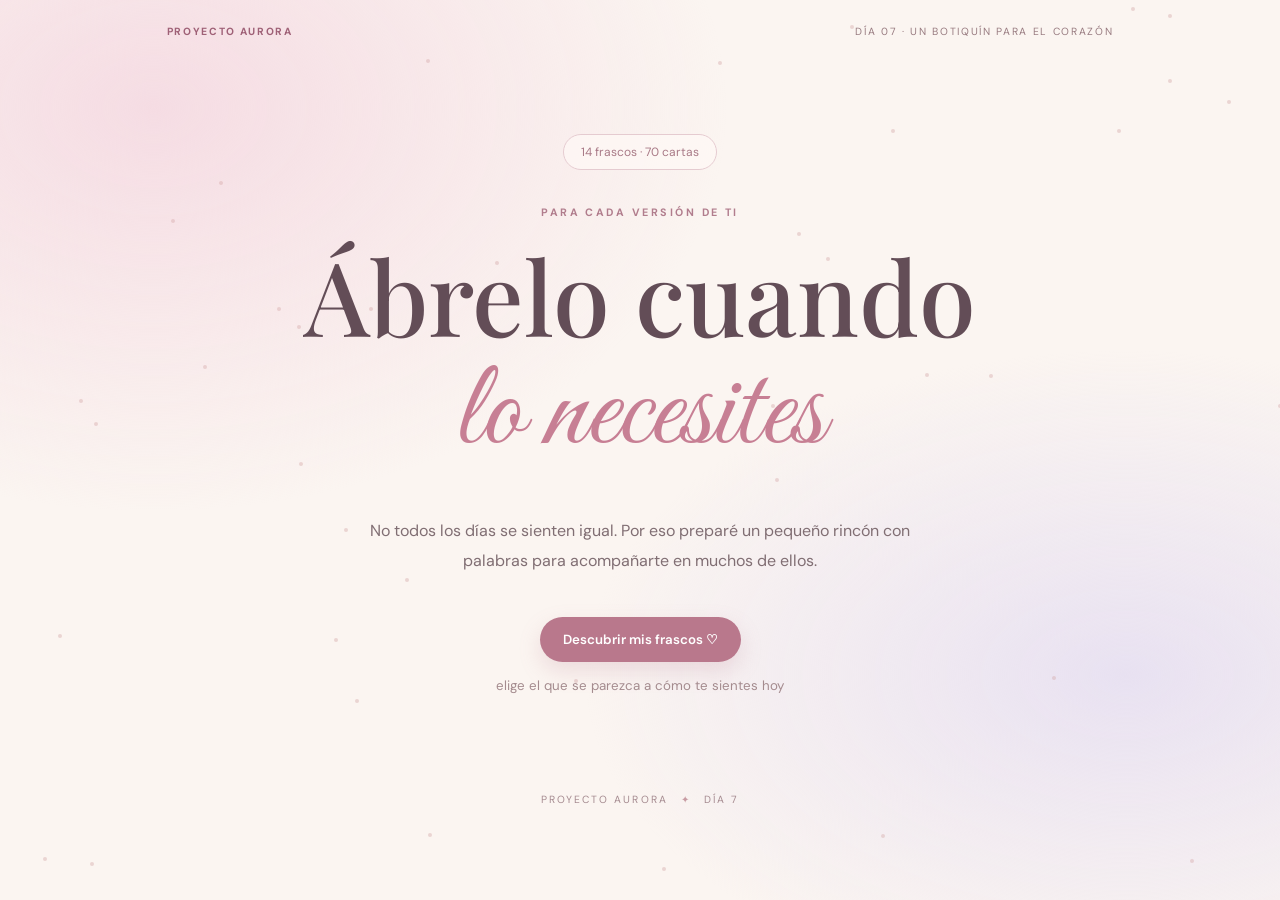
<file: dia 1/dia 7/index.html>
<!doctype html>
<html lang="es"><head><meta charset="UTF-8"><meta name="viewport" content="width=device-width,initial-scale=1">
<title>Día 7 | Ábrelo cuando lo necesites</title>
<link rel="preconnect" href="https://fonts.googleapis.com"><link rel="preconnect" href="https://fonts.gstatic.com" crossorigin>
<link href="https://fonts.googleapis.com/css2?family=DM+Sans:wght@400;500;600;700&family=Playfair+Display:wght@500;600;700&family=Great+Vibes&display=swap" rel="stylesheet">
<link rel="stylesheet" href="estilos.css"></head><body>
<div class="luz"></div><div id="estrellas"></div>
<header><a href="#inicio">PROYECTO AURORA</a><span>DÍA 07 · UN BOTIQUÍN PARA EL CORAZÓN</span></header>
<main>
<section class="portada" id="inicio"><div class="sello">14 frascos · 70 cartas</div><p class="eyebrow">PARA CADA VERSIÓN DE TI</p>
<h1>Ábrelo cuando<br><em>lo necesites</em></h1><p class="intro">No todos los días se sienten igual. Por eso preparé un pequeño rincón con palabras para acompañarte en muchos de ellos.</p>
<button class="principal" id="entrar">Descubrir mis frascos <span>♡</span></button><small>elige el que se parezca a cómo te sientes hoy</small></section>
<section id="intro" class="panel oculto"><p class="eyebrow">UN PEQUEÑO RECORDATORIO</p><h2>Para los días buenos<br>y los que cuestan un poquito más</h2>
<p>Dentro de cada frasco hay cinco cartas. Puedes abrirlas cuando quieras, volver a leerlas y descubrir una distinta cada vez. No tienes que sentirte de ninguna manera en particular para estar aquí.</p>
<p>Estas palabras quieren acompañarte, no reemplazar un abrazo, una conversación o la ayuda de alguien de confianza cuando la necesites.</p><button class="principal" id="ver">Elegir un frasco</button></section>
<section id="coleccion" class="oculto"><div class="titulo"><p class="eyebrow">TU PEQUEÑO RINCÓN</p><h2>¿Cómo está tu corazón hoy?</h2><p>Escoge el frasco que necesites. No hay un orden correcto.</p></div><div class="rejilla" id="rejilla"></div><p class="nota">Cada frasco guarda cinco cartas. No se repiten hasta que hayas descubierto todas las de ese frasco.</p></section>
</main>
<div class="fondo-modal oculto" id="modal" role="dialog" aria-modal="true" aria-labelledby="titulo-carta"><article class="carta"><button class="cerrar" id="cerrar" aria-label="Cerrar">×</button>
<div class="icono-carta" id="icono">♡</div><p class="numero" id="numero"></p><p class="categoria" id="categoria"></p><h2 id="titulo-carta"></h2><div class="adorno">✦　♡　✦</div><div id="texto" class="texto"></div>
<div class="pie"><span id="progreso"></span><button class="principal" id="siguiente">Otra carta de este frasco ↗</button></div><p class="firma">con cariño, para ti <span>♡</span></p></article></div>
<footer>PROYECTO AURORA <span>✦</span> DÍA 7</footer><script src="script.js"></script></body></html>
</file>
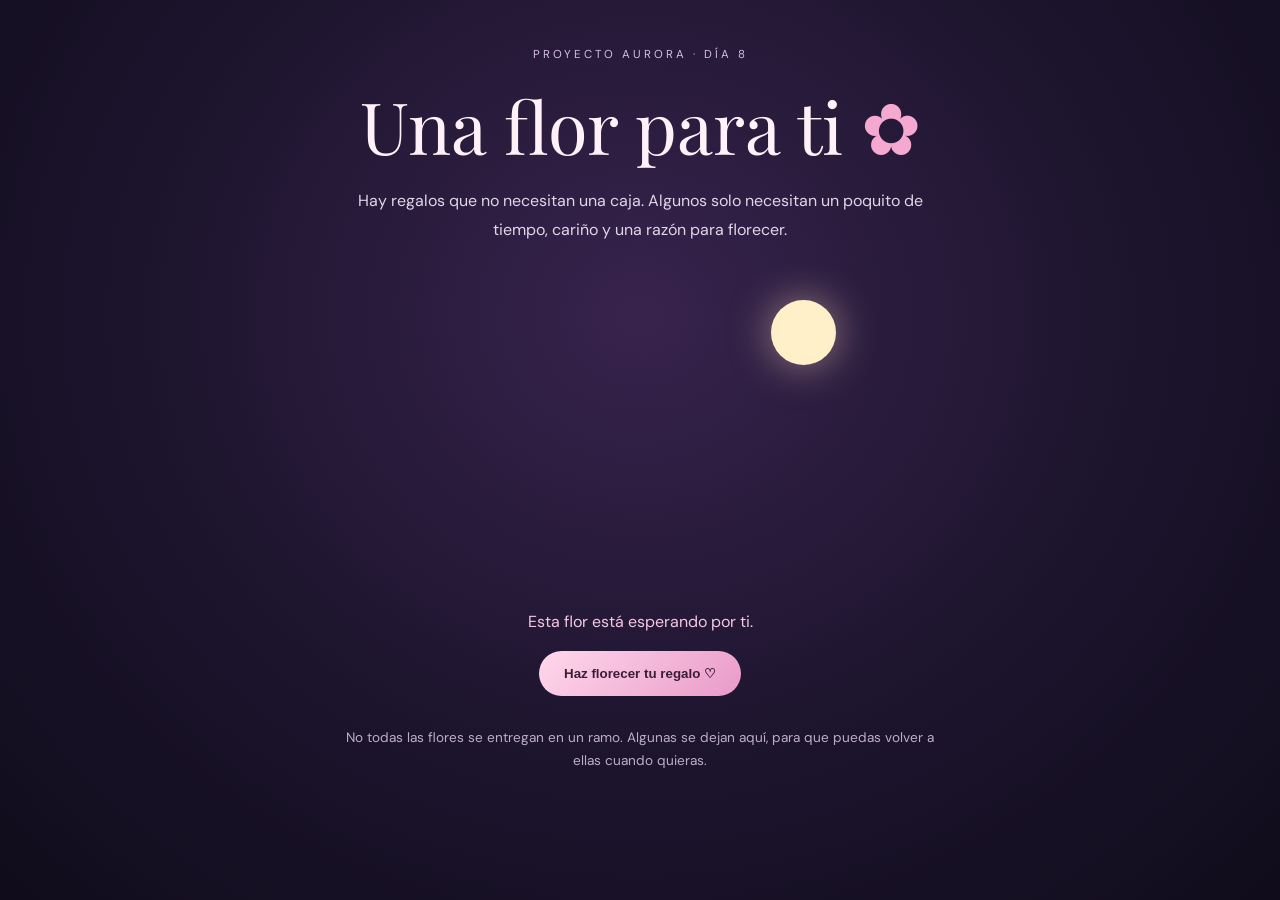
<file: dia 1/dia 8/index.html>
<!doctype html><html lang="es"><head><meta charset="UTF-8"><meta name="viewport" content="width=device-width,initial-scale=1"><title>Día 8 | Una flor para ti</title><link rel="stylesheet" href="estilos.css"><link href="https://fonts.googleapis.com/css2?family=DM+Sans&family=Playfair+Display:ital,wght@0,500;1,500&display=swap" rel="stylesheet"></head><body><main><small>PROYECTO AURORA · DÍA 8</small><h1>Una flor para ti <span>✿</span></h1><p class="intro">Hay regalos que no necesitan una caja. Algunos solo necesitan un poquito de tiempo, cariño y una razón para florecer.</p><section class="garden"><div class="moon"></div><div class="plant" id="plant"><div class="stem"></div><div class="leaf l"></div><div class="leaf r"></div><div class="flower"><i></i><i></i><i></i><i></i><i></i><i></i><i></i><i></i><b></b></div></div></section><p id="hint">Esta flor está esperando por ti.</p><button id="bloom">Haz florecer tu regalo ♡</button><article id="letter" class="hidden"><small>✧ UN PEQUEÑO DETALLE PARA TI ✧</small><h2>No es cualquier flor</h2><p>Quisiera poder regalarte un jardín entero, llenarlo de colores y escoger cada flor pensando en alguna de las cosas bonitas que veo en ti. Pero hoy quise comenzar con una sola.</p><p>Esta flor es pequeña, pero guarda un deseo enorme: que nunca te falten motivos para florecer. Que incluso en los días en los que sientas que todo pesa, recuerdes que tienes dentro de ti una fuerza preciosa, que no tienes que demostrarle nada a nadie para merecer cariño y que también está bien descansar mientras vuelves a encontrar tu luz.</p><p>Me gustaría que esta flor te recordara que las cosas bonitas no siempre aparecen de un momento a otro. A veces necesitan paciencia, cuidado y tiempo. Y aunque cada persona florece a su manera, espero que la vida te regale lugares donde puedas hacerlo sin miedo, sin presiones y siendo completamente tú.</p><p>No puedo prometerte que todos los días serán fáciles, ni que siempre tendré las palabras perfectas. Pero sí puedo desearte días tranquilos, sueños que se cumplan, abrazos sinceros y personas que sepan cuidar ese corazón tan bonito que tienes.</p><p>Y si alguna vez vuelves a mirar esta flor, recuerda que no tienes que estar floreciendo todo el tiempo. También mereces los días tranquilos, los días de lluvia y los momentos en los que simplemente necesitas estar contigo misma.</p><p class="sign">Con mucho cariño, para ti. ♡</p></article><footer>No todas las flores se entregan en un ramo. Algunas se dejan aquí, para que puedas volver a ellas cuando quieras.</footer></main><script src="script.js"></script></body></html>
</file>
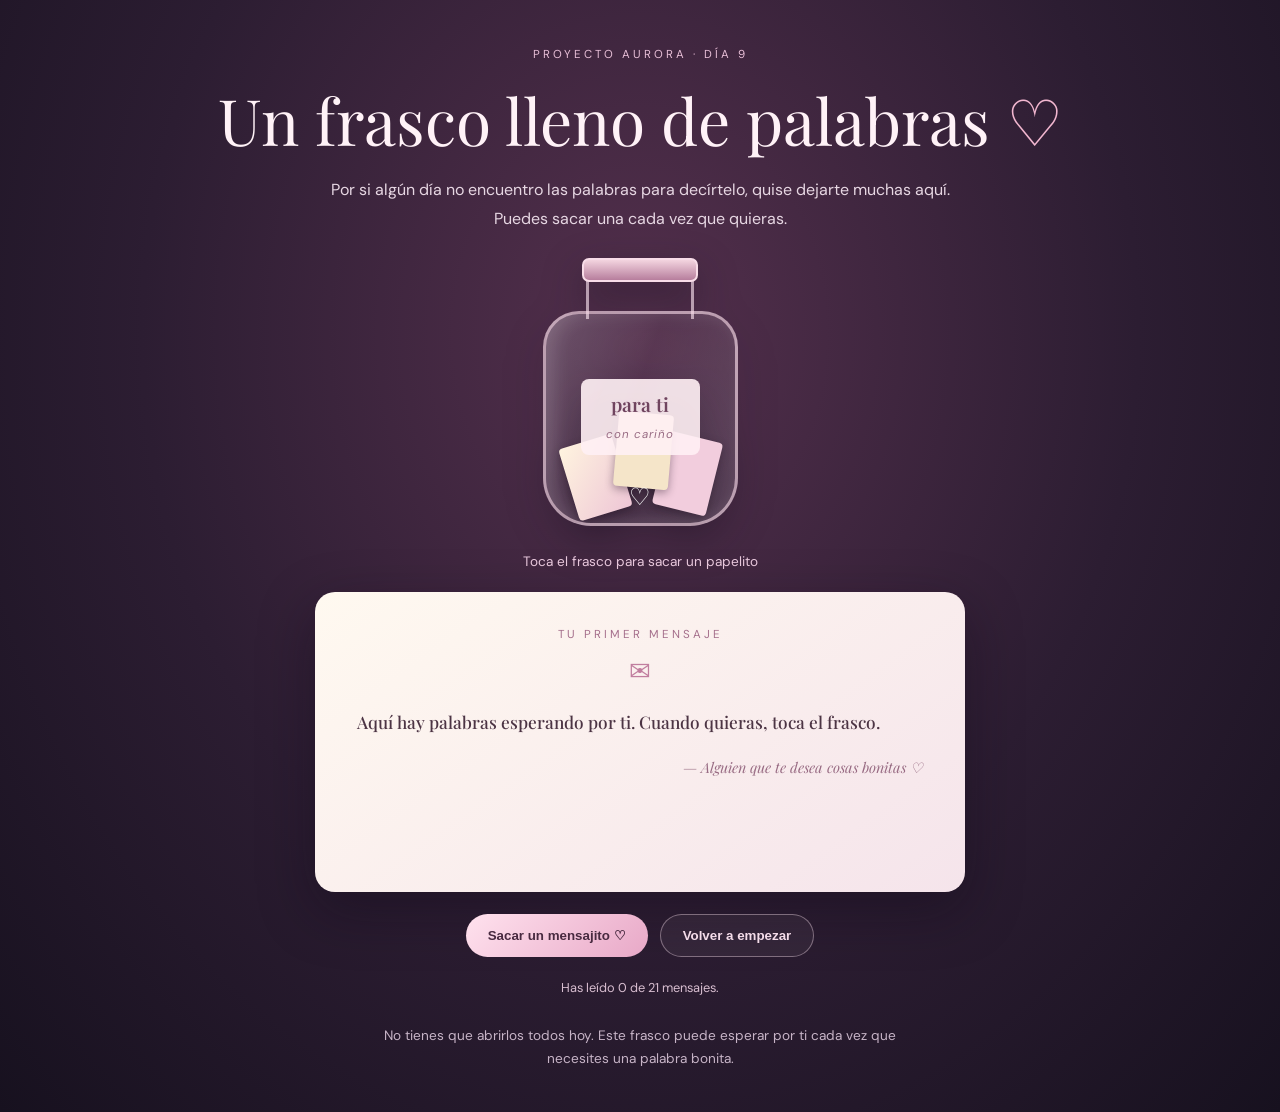
<file: dia 1/dia 9/index.html>
<!doctype html><html lang="es"><head><meta charset="UTF-8"><meta name="viewport" content="width=device-width,initial-scale=1"><title>Día 9 | Un frasco de palabras</title><link rel="stylesheet" href="estilos.css"><link href="https://fonts.googleapis.com/css2?family=DM+Sans&family=Playfair+Display:ital,wght@0,500;1,500&display=swap" rel="stylesheet"></head><body><main><small>PROYECTO AURORA · DÍA 9</small><h1>Un frasco lleno de palabras <span>♡</span></h1><p class="intro">Por si algún día no encuentro las palabras para decírtelo, quise dejarte muchas aquí. Puedes sacar una cada vez que quieras.</p><section class="jar-area"><button class="jar" id="jar" aria-label="Sacar un mensaje"><div class="lid"></div><div class="neck"></div><div class="glass"><div class="paper a"></div><div class="paper b"></div><div class="paper c"></div><div class="label">para ti<br><small>con cariño</small></div><div class="heart">♡</div></div></button><p>Toca el frasco para sacar un papelito</p></section><article><small id="number">TU PRIMER MENSAJE</small><div class="envelope">✉</div><p id="message">Aquí hay palabras esperando por ti. Cuando quieras, toca el frasco.</p><p class="signature">— Alguien que te desea cosas bonitas ♡</p></article><div class="buttons"><button id="draw">Sacar un mensajito ♡</button><button class="reset" id="reset">Volver a empezar</button></div><p id="counter">Has leído 0 de 20 mensajes.</p><footer>No tienes que abrirlos todos hoy. Este frasco puede esperar por ti cada vez que necesites una palabra bonita.</footer></main><script src="script.js"></script></body></html>
</file>
<file: dia 1/estilos.css>
/* CONFIGURACIÓN GENERAL */

* {
    margin: 0;
    padding: 0;
    box-sizing: border-box;
}

html {
    scroll-behavior: smooth;
}

body {
    min-height: 100vh;
    font-family: Georgia, serif;
    color: #493b5a;
    overflow-x: hidden;

    background:
        radial-gradient(circle at 15% 20%, #ffffff 1px, transparent 2px),
        radial-gradient(circle at 80% 15%, #ffffff 1.5px, transparent 2px),
        radial-gradient(circle at 70% 65%, #ffffff 1px, transparent 2px),
        radial-gradient(circle at 25% 80%, #ffffff 1.5px, transparent 2px),
        linear-gradient(135deg, #211b3b, #49385f, #80658c);

    background-size:
        130px 130px,
        180px 180px,
        150px 150px,
        200px 200px,
        auto;

    background-attachment: fixed;
}

.oculto {
    display: none !important;
}


/* ESTRELLAS DEL FONDO */

.estrellas {
    position: fixed;
    inset: 0;
    pointer-events: none;
    z-index: 0;

    background-image:
        radial-gradient(#ffffff 1px, transparent 1.5px),
        radial-gradient(#f7d9ed 1px, transparent 1.5px);

    background-size: 90px 90px, 140px 140px;
    background-position: 10px 20px, 50px 70px;

    opacity: 0.45;
    animation: brilloEstrellas 5s ease-in-out infinite alternate;
}

@keyframes brilloEstrellas {
    from { opacity: 0.25; }
    to { opacity: 0.65; }
}


/* SATURNO DEL FONDO */

.saturno {
    position: fixed;
    top: 55px;
    right: 35px;
    width: 120px;
    height: 120px;
    z-index: 0;
    pointer-events: none;
    animation: flotarSaturno 6s ease-in-out infinite;
}

.planeta {
    position: absolute;
    width: 90px;
    height: 90px;
    top: 15px;
    left: 15px;
    border-radius: 50%;

    background: radial-gradient(
        circle at 35% 30%,
        #fff0ce,
        #e6b9a4 55%,
        #a97891
    );

    z-index: 2;
    animation: brilloPlaneta 4s ease-in-out infinite alternate;
}

.anillo {
    position: absolute;
    width: 145px;
    height: 42px;
    top: 40px;
    left: -13px;

    border: 8px solid #e9c5d5;
    border-radius: 50%;

    transform: rotate(-20deg);
    opacity: 0.8;
    z-index: 3;
}

@keyframes flotarSaturno {
    0%, 100% {
        transform: translateY(0) rotate(-5deg);
    }

    50% {
        transform: translateY(-15px) rotate(5deg);
    }
}

@keyframes brilloPlaneta {
    from {
        box-shadow: 0 0 20px #f5d4e8;
    }

    to {
        box-shadow:
            0 0 35px #f5d4e8,
            0 0 60px #dca8c9;
    }
}


/* ESTRELLAS FUGACES */

.estrellas-fugaces {
    position: fixed;
    inset: 0;
    overflow: hidden;
    pointer-events: none;
    z-index: 0;
}

.estrellas-fugaces span {
    position: absolute;
    top: -20px;
    left: -150px;
    width: 120px;
    height: 2px;

    background: linear-gradient(
        90deg,
        transparent,
        #fff,
        #f8d9ed
    );

    border-radius: 50%;
    box-shadow: 0 0 10px #ffffff;

    transform: rotate(-35deg);
    animation: estrellaFugaz 7s linear infinite;
}

.estrellas-fugaces span:nth-child(1) {
    top: 15%;
    animation-delay: 0s;
}

.estrellas-fugaces span:nth-child(2) {
    top: 45%;
    animation-delay: 3s;
}

.estrellas-fugaces span:nth-child(3) {
    top: 70%;
    animation-delay: 5s;
}

@keyframes estrellaFugaz {
    0% {
        left: -150px;
        opacity: 0;
    }

    10%, 40% {
        opacity: 1;
    }

    60%, 100% {
        left: 120%;
        opacity: 0;
    }
}


/* CORAZONES FLOTANTES */

.corazones-flotantes {
    position: fixed;
    inset: 0;
    overflow: hidden;
    pointer-events: none;
    z-index: 0;
}

.corazones-flotantes span {
    position: absolute;
    bottom: -50px;
    color: #f5c5dc;
    font-size: 22px;
    opacity: 0;

    animation: subirCorazon 12s linear infinite;
}

.corazones-flotantes span:nth-child(1) {
    left: 10%;
    animation-delay: 1s;
}

.corazones-flotantes span:nth-child(2) {
    left: 30%;
    animation-delay: 5s;
    font-size: 16px;
}

.corazones-flotantes span:nth-child(3) {
    left: 60%;
    animation-delay: 3s;
    font-size: 27px;
}

.corazones-flotantes span:nth-child(4) {
    left: 80%;
    animation-delay: 8s;
}

.corazones-flotantes span:nth-child(5) {
    left: 45%;
    animation-delay: 10s;
    font-size: 18px;
}

@keyframes subirCorazon {
    0% {
        transform: translateY(0) rotate(0deg);
        opacity: 0;
    }

    15% { opacity: 0.7; }
    80% { opacity: 0.5; }

    100% {
        transform: translateY(-110vh) rotate(35deg);
        opacity: 0;
    }
}


/* CONTENEDOR PRINCIPAL */

.contenedor {
    position: relative;
    z-index: 1;
    width: 100%;
    max-width: 900px;
    margin: auto;
    padding: 35px 20px;
}


/* PORTADA */

.portada {
    min-height: 90vh;
    display: flex;
    flex-direction: column;
    align-items: center;
    justify-content: center;
    text-align: center;
    padding: 30px 15px;
}

.detalle-superior {
    color: #f5d6e9;
    letter-spacing: 5px;
    font-size: 12px;
    margin-bottom: 20px;
}

.imagen-portada {
    width: 230px;
    height: 400px;
    object-fit: contain;
    border-radius: 18px;
    box-shadow: 0 10px 35px #00000055;
    animation: aparecer 1.5s ease;
}

.portada h1 {
    color: #ffe6f4;
    font-size: 32px;
    margin-top: 25px;
    text-shadow: 0 3px 15px #00000050;
}

.mensaje-portada {
    color: #f5dce9;
    font-size: 19px;
    margin-top: 15px;
}

button {
    border: none;
    padding: 15px 30px;
    margin-top: 30px;
    border-radius: 30px;

    background: linear-gradient(135deg, #f3c6d9, #dca8c9);
    color: #49304d;

    font-family: Georgia, serif;
    font-size: 16px;
    font-weight: bold;

    cursor: pointer;
    box-shadow: 0 5px 20px #00000030;
    transition: 0.3s;
}

button:hover {
    transform: translateY(-4px) scale(1.04);
    box-shadow: 0 8px 25px #00000050;
}

.contador {
    color: #e8cce3;
    font-size: 13px;
    margin-top: 20px;
}


/* SECCIÓN DEL REGALO */

.regalo {
    text-align: center;
    padding: 50px 10px;
    animation: aparecer 1s ease;
}

.subtitulo {
    color: #f4d5eb;
    letter-spacing: 4px;
    font-size: 12px;
    margin-bottom: 15px;
}

.regalo h2 {
    color: #fff0fa;
    font-size: 28px;
    margin-bottom: 40px;
}


/* SOBRE */

.sobre {
    position: relative;
    width: 280px;
    height: 180px;
    margin: 80px auto 35px;
    cursor: pointer;
    perspective: 1000px;
}

.parte-trasera {
    position: absolute;
    inset: 0;
    background: #d99ab9;
    border-radius: 8px;
    z-index: 1;
}

.carta-sobre {
    position: absolute;
    width: 90%;
    height: 90%;
    left: 5%;
    bottom: 0;
    background: #fff4e8;
    border-radius: 6px;
    opacity: 0;
    transform: translateY(0);
    transition: 1s ease;
    z-index: 2;
}

.parte-delantera {
    position: absolute;
    inset: 0;
    background: #e9b2ce;

    clip-path: polygon(
        0 0,
        50% 60%,
        100% 0,
        100% 100%,
        0 100%
    );

    border-radius: 8px;
    z-index: 4;
}

.solapa {
    position: absolute;
    top: 0;
    left: 0;
    width: 100%;
    height: 100%;
    background: #f2c5da;

    clip-path: polygon(
        0 0,
        100% 0,
        50% 65%
    );

    transform-origin: top;
    transition: transform 0.8s ease;
    z-index: 5;
}

.corazon {
    position: absolute;
    top: 65px;
    left: 50%;
    transform: translateX(-50%);
    color: #b64d83;
    font-size: 30px;
    z-index: 6;
    transition: 0.5s;
}


/* ANIMACIÓN DEL SOBRE */

.sobre.abierto .solapa {
    transform: rotateX(180deg);
    z-index: 0;
}

.sobre.abierto .corazon {
    opacity: 0;
}

.sobre.carta-saliendo .carta-sobre {
    opacity: 1;
    transform: translateY(-115px);
    z-index: 3;
}

.indicacion {
    color: #f8e4f2;
    margin-top: 20px;
    font-size: 15px;
}


/* CARTA */

.contenido-carta {
    max-width: 750px;
    margin: 80px auto 30px;
    padding: 45px;

    background: linear-gradient(145deg, #fffaf3, #f9eaf0);
    border-radius: 20px;
    box-shadow: 0 15px 45px #00000045;

    color: #57445a;
    text-align: left;
    line-height: 1.9;
}

.encabezado-carta {
    text-align: center;
    margin-bottom: 35px;
}

.encabezado-carta span {
    color: #b77d9d;
    font-size: 11px;
    letter-spacing: 3px;
}

.encabezado-carta h2 {
    color: #8c5279;
    font-size: 27px;
    margin: 15px 0;
}

.encabezado-carta p {
    color: #997d92;
    font-style: italic;
}

.imagen-carta {
    display: block;
    width: 100%;
    max-width: 500px;
    height: auto;
    margin: 30px auto 40px;
    border-radius: 15px;
    box-shadow: 0 8px 25px #00000020;
}

.contenido-carta > p {
    margin-bottom: 30px;
    font-size: 16px;
    text-align: justify;
}


/* ANIMACIÓN DE LOS PÁRRAFOS */

.revelar {
    opacity: 0;
    transform: translateY(35px);

    transition:
        opacity 1s ease,
        transform 1s ease;
}

.revelar.visible {
    opacity: 1;
    transform: translateY(0);
}


/* FIRMA */

.firma {
    text-align: right;
    margin-top: 45px;
    color: #8e597b;
}

.firma p {
    font-style: italic;
}

.firma h3 {
    font-size: 21px;
    margin-top: 10px;
}

.firma span {
    font-size: 18px;
}


/* MENSAJE FINAL DE LA CARTA */

.final-carta {
    margin-top: 50px;
    padding: 25px;
    text-align: center;
    background: #f5dfe9;
    border-radius: 15px;
    color: #805c7b;
}

.final-carta span {
    font-size: 25px;
}

.final-carta p {
    margin: 15px 0;
    font-style: italic;
}


/* CIERRE DEL UNIVERSO */

.final-universo {
    position: relative;
    overflow: hidden;
    margin-top: 65px;
    padding: 45px 25px;
    text-align: center;
    border-radius: 22px;

    background:
        radial-gradient(circle at 50% 35%, #665078, transparent 55%),
        linear-gradient(145deg, #211b3b, #49385f, #302441);

    color: #fff0fa;
    box-shadow: 0 12px 35px #00000030;
}

.universo-subtitulo {
    color: #e9c9e2;
    font-size: 10px;
    letter-spacing: 3px;
    margin-bottom: 25px;
}


/* SATURNO GRANDE */

.saturno-final {
    position: relative;
    width: 190px;
    height: 190px;
    margin: 25px auto 35px;
    animation: flotarFinal 5s ease-in-out infinite;
}

.saturno-final-planeta {
    position: absolute;
    width: 125px;
    height: 125px;
    top: 32px;
    left: 32px;
    border-radius: 50%;

    background: radial-gradient(
        circle at 35% 30%,
        #fff2d4,
        #e8b8a8 55%,
        #a97891
    );

    box-shadow:
        0 0 25px #f6d9e9,
        0 0 55px #dca8c966;

    z-index: 2;
}

.saturno-final-anillo {
    position: absolute;
    width: 200px;
    height: 65px;
    top: 65px;
    left: -5px;

    border: 10px solid #e9c5d5;
    border-left-color: #c995b5;
    border-right-color: #f7dce9;
    border-radius: 50%;

    transform: rotate(-22deg);
    z-index: 3;
    box-shadow: 0 0 15px #f5d4e855;
}

@keyframes flotarFinal {
    0%, 100% {
        transform: translateY(0) rotate(-4deg);
    }

    50% {
        transform: translateY(-14px) rotate(4deg);
    }
}


/* TEXTO FINAL */

.final-universo h2 {
    color: #ffe6f4;
    font-size: 30px;
    margin: 20px 0;
}

.frase-universo {
    max-width: 480px;
    margin: 0 auto 25px;
    color: #f5dce9;
    font-size: 17px;
    line-height: 1.8;
    font-style: italic;
}

.mensaje-final-universo {
    color: #e8cce3;
    font-size: 14px;
    line-height: 1.8;
    margin-top: 25px;
}

.estrellas-final {
    color: #f8d9ed;
    font-size: 20px;
    letter-spacing: 4px;
    margin-top: 35px;
    animation: brilloFinal 3s ease-in-out infinite alternate;
}

.corazon-final {
    display: inline-block;
    color: #f5c5dc;
    font-size: 35px;
    margin-top: 15px;
    animation: latidoFinal 1.8s ease-in-out infinite;
}

@keyframes brilloFinal {
    from { opacity: 0.45; }
    to { opacity: 1; }
}

@keyframes latidoFinal {
    0%, 100% { transform: scale(1); }
    50% { transform: scale(1.2); }
}


/* PIE DE PÁGINA */

footer {
    text-align: center;
    color: #e8d5e9;
    padding: 35px 10px;
    font-size: 13px;
}

footer span {
    display: block;
    margin-top: 10px;
    font-size: 10px;
    letter-spacing: 3px;
    opacity: 0.7;
}


/* ANIMACIÓN GENERAL */

@keyframes aparecer {
    from {
        opacity: 0;
        transform: translateY(20px);
    }

    to {
        opacity: 1;
        transform: translateY(0);
    }
}


/* DISEÑO PARA CELULARES */

@media (max-width: 600px) {

    .contenedor {
        padding: 20px 12px;
    }

    .saturno {
        width: 85px;
        height: 85px;
        top: 20px;
        right: 10px;
        opacity: 0.7;
    }

    .planeta {
        width: 65px;
        height: 65px;
        top: 10px;
        left: 10px;
    }

    .anillo {
        width: 105px;
        height: 30px;
        top: 28px;
        left: -10px;
        border-width: 5px;
    }

    .imagen-portada {
        width: 200px;
        height: 350px;
    }

    .portada h1 {
        font-size: 25px;
    }

    .mensaje-portada {
        font-size: 16px;
    }

    .regalo h2 {
        font-size: 23px;
    }

    .sobre {
        width: 250px;
        height: 160px;
    }

    .contenido-carta {
        padding: 25px 20px;
        margin-top: 60px;
    }

    .encabezado-carta h2 {
        font-size: 23px;
    }

    .contenido-carta > p {
        font-size: 15px;
        text-align: left;
    }

    .firma h3 {
        font-size: 18px;
    }

    .final-universo {
        padding: 35px 18px;
    }

    .final-universo h2 {
        font-size: 25px;
    }

    .frase-universo {
        font-size: 15px;
    }
}


/* RESPETAR PREFERENCIAS DE MOVIMIENTO */

@media (prefers-reduced-motion: reduce) {
    *,
    *::before,
    *::after {
        animation-duration: 0.01ms !important;
        transition-duration: 0.01ms !important;
        scroll-behavior: auto !important;
    }
}
</file>
<file: dia 1/cumpleanos/estilos.css>
*{box-sizing:border-box}html{scroll-behavior:smooth}body{margin:0;min-height:100vh;color:#fff8ff;background:radial-gradient(ellipse at 50% 15%,#50336e 0%,#24143e 48%,#10091f 100%);font-family:'Nunito',sans-serif;overflow-x:hidden}#sky{position:fixed;inset:0;z-index:0;pointer-events:none}.star-dot{position:absolute;width:var(--s);height:var(--s);border-radius:50%;background:#fff;box-shadow:0 0 9px 2px #d9c4ff;animation:twinkle var(--d) ease-in-out infinite alternate}@keyframes twinkle{to{opacity:.18;transform:scale(.55)}}.nebula{position:fixed;width:32rem;height:32rem;border-radius:50%;filter:blur(95px);opacity:.16;pointer-events:none}.nebula-one{background:#c18bff;top:-17rem;left:-13rem}.nebula-two{background:#fa9dcf;right:-18rem;bottom:-18rem}#confetti{position:fixed;inset:0;width:100%;height:100%;z-index:8;pointer-events:none}.hero,#universe{position:relative;z-index:1;width:min(960px,92vw);margin:auto;text-align:center}.hero{min-height:100svh;display:flex;flex-direction:column;align-items:center;justify-content:center;padding:3rem 1rem}.moon{width:82px;height:82px;border-radius:50%;background:linear-gradient(135deg,#fff4d5,#e7c9ff);box-shadow:0 0 40px #e5c5ff,0 0 100px #d7b2ff44;margin-bottom:2rem;position:relative}.moon span{position:absolute;width:70px;height:70px;border-radius:50%;background:#382254;top:-8px;left:18px}.eyebrow{letter-spacing:.2em;text-transform:uppercase;font-size:.68rem;color:#e7d7ff}.hero h1{font:500 clamp(4rem,12vw,8rem)/.82 'Cormorant Garamond',serif;letter-spacing:-.035em;margin:1rem 0}.hero h1 em,h2 em{color:#f5c6e7;font-weight:400}.hero-line{font-size:1.2rem}.hero-line strong{color:#ffe2f2}.hero-copy,.section-copy{max-width:680px;margin:1rem auto 1.8rem;color:#e3d8ef;line-height:1.95}.main-button{cursor:pointer;border:1px solid #ffffff66;border-radius:999px;padding:13px 25px;font:700 .9rem 'Nunito',sans-serif;color:#241536;background:linear-gradient(110deg,#f5d7ed,#e0caff,#ffe9bd);box-shadow:0 8px 30px #cda5ff22;transition:.25s}.main-button:hover{transform:translateY(-3px);box-shadow:0 12px 40px #cda5ff55}.hint{font-size:.75rem;color:#cbb8dc;margin-top:1.5rem}.scroll-mark{position:absolute;bottom:18px;color:#e7d7ff;animation:bob 1.5s infinite}@keyframes bob{50%{transform:translateY(7px)}}.hidden{display:none!important}#universe{padding:3rem 0 2rem}.section{padding:3rem 0}.intro{max-width:820px;margin:auto}.intro h2,.section h2,.finale h2{font:500 clamp(2.7rem,7vw,4.6rem)/.98 'Cormorant Garamond',serif;margin:.6rem 0}.intro>p:last-child{line-height:2;color:#e7dcef}.section-heading>p:last-child{color:#e3d8ef}.wish-grid{display:grid;grid-template-columns:repeat(3,1fr);gap:1.5rem;padding:2rem 0}.wish-star{border:0;background:none;color:#ffe9b8;font-size:3.5rem;text-shadow:0 0 18px #f9d9ff;cursor:pointer;display:flex;flex-direction:column;align-items:center;gap:.5rem;transition:transform .25s}.wish-star:hover{transform:scale(1.18) rotate(8deg)}.wish-star span{font:600 .82rem 'Nunito',sans-serif;color:#eadcf6;text-shadow:none}.cake-section,.garden-section,.gift-section{border-top:1px solid #ffffff1c;border-bottom:1px solid #ffffff1c;padding:4rem 1rem}.cake{position:relative;width:260px;height:215px;margin:2rem auto 1rem}.cake-bottom{position:absolute;bottom:20px;left:20px;width:220px;height:68px;border-radius:12px 12px 22px 22px;background:linear-gradient(90deg,#b77ac8,#f3c5df,#b77ac8);box-shadow:inset 0 -9px #9e63b4}.cake-middle{position:absolute;bottom:80px;left:39px;width:182px;height:49px;border-radius:10px 10px 16px 16px;background:linear-gradient(90deg,#f2b8d7,#fff0e7,#e5a9d0)}.icing{position:absolute;z-index:1;bottom:119px;left:39px;width:182px;height:23px;border-radius:50%;background:#ffe6f1}.plate{position:absolute;bottom:10px;left:8px;width:244px;height:17px;border-radius:50%;background:linear-gradient(#fff,#b9a5d4);box-shadow:0 7px 18px #0005}.candles{position:absolute;z-index:2;bottom:139px;left:91px;display:flex;gap:22px}.candle{width:9px;height:40px;border-radius:4px 4px 1px 1px;background:repeating-linear-gradient(135deg,#fff 0 5px,#d99acb 5px 10px);position:relative}.candle b{position:absolute;width:13px;height:20px;left:-2px;top:-19px;border-radius:50% 50% 50% 0;transform:rotate(-45deg);background:radial-gradient(circle at 65% 65%,#fff8b4 0 20%,#ffc15c 40%,#ff7d79 75%);filter:drop-shadow(0 0 7px #ffbd72);animation:flicker .5s infinite alternate}.candles.out b{display:none}@keyframes flicker{to{transform:rotate(-40deg) scale(.85)}}.cake-result{color:#ffe3f3;font-weight:700;line-height:1.8}.garden{display:grid;grid-template-columns:repeat(4,1fr);gap:1rem;margin:2rem 0}.flower-card{padding:1.4rem .8rem;border:1px solid #ffffff2a;border-radius:20px;background:#ffffff0b;color:#fff;text-align:center;cursor:pointer;transition:.25s}.flower-card:hover,.flower-card.selected{transform:translateY(-6px);background:#ffffff17;box-shadow:0 12px 35px #0002}.flower{display:block;font-size:4rem;line-height:1.3;transition:transform .4s}.flower-card.selected .flower{transform:rotate(25deg) scale(1.25)}.flower-pink{color:#f6b9dd;text-shadow:0 0 20px #f6b9dd88}.flower-lilac{color:#d7b9ff;text-shadow:0 0 20px #d7b9ff88}.flower-gold{color:#ffe4a8;text-shadow:0 0 20px #ffe4a888}.flower-blue{color:#b9d9ff;text-shadow:0 0 20px #b9d9ff88}.flower-card b,.flower-card small{display:block}.flower-card small{font-size:.72rem;letter-spacing:0;text-transform:none;margin-top:.5rem;color:#d9cce8}.flower-message{max-width:700px;min-height:70px;margin:1.5rem auto 0;padding:1rem 1.5rem;border-radius:16px;background:#ffffff0b;color:#f0e3f6;line-height:1.8}.letter-section{padding:4rem 0}.letter-card{max-width:850px;margin:auto;padding:clamp(1.5rem,5vw,3.5rem);border:1px solid #ffffff2d;border-radius:28px;background:linear-gradient(135deg,#ffffff12,#ffffff05);box-shadow:0 20px 80px #08041133}.letter-decoration{font-size:3rem;color:#f8cbe8}.letter-card h2{font:500 clamp(2.4rem,6vw,4rem) 'Cormorant Garamond',serif;margin:.6rem 0 1.5rem}.letter-card p{color:#eee1f6;text-align:left;line-height:2;margin:1.2rem 0}.letter-signature{font:italic 1.5rem 'Cormorant Garamond',serif;color:#f7d4ed;margin-top:2rem}.letter-signature span{color:#ffd2eb}.gift-box{position:relative;display:block;width:160px;height:150px;margin:2rem auto;border:0;background:none;cursor:pointer}.gift-body{position:absolute;bottom:0;left:15px;width:130px;height:95px;border-radius:5px;background:linear-gradient(90deg,#bd78bd,#f2b9df,#bd78bd);box-shadow:0 15px 35px #0004}.gift-ribbon{position:absolute;z-index:1;bottom:0;left:69px;width:22px;height:95px;background:#ffe5ad}.gift-lid{position:absolute;z-index:2;top:40px;left:7px;width:146px;height:26px;border-radius:5px;background:linear-gradient(90deg,#d99bd0,#ffe0f0,#d99bd0);transition:transform .5s}.gift-bow{position:absolute;z-index:3;top:13px;left:62px;font-size:2rem;color:#ffe5ad}.gift-box.opened .gift-lid{transform:translate(28px,-42px) rotate(17deg)}.gift-message{max-width:650px;margin:1rem auto;padding:1.5rem;border:1px solid #ffffff2a;border-radius:20px;background:#ffffff0b;animation:appear .7s ease}.gift-message h3{font:500 2rem 'Cormorant Garamond',serif;color:#f5c6e7}.gift-message p{line-height:1.9;color:#eee1f6}.gift-message strong{color:#ffe2f2}.finale{padding:5rem 1rem 4rem}.final-star{font-size:3.5rem;color:#ffe5ad;text-shadow:0 0 25px #ffe5ad}.finale>p:not(.eyebrow){color:#e3d8ef;line-height:1.8}.footer-note{font-size:.75rem;color:#cbb8dc!important;margin-top:2rem}.modal{position:fixed;z-index:10;inset:0;display:grid;place-items:center;padding:1rem;background:#080411bb;backdrop-filter:blur(9px)}.modal-card{position:relative;width:min(470px,100%);max-height:85vh;overflow:auto;padding:2.5rem 2rem;border:1px solid #ffffff44;border-radius:24px;text-align:center;background:linear-gradient(145deg,#493264,#211333);box-shadow:0 25px 90px #0006}.modal-card h2{font:500 2.4rem 'Cormorant Garamond',serif;color:#f5c6e7}.modal-card p:not(.eyebrow){line-height:1.9;color:#eee1f6}.modal-close{position:absolute;right:12px;top:8px;background:none;border:0;color:white;font-size:1.8rem;cursor:pointer}@keyframes appear{from{opacity:0;transform:translateY(12px)}to{opacity:1;transform:translateY(0)}}@media(max-width:650px){.wish-grid{grid-template-columns:repeat(2,1fr);gap:1.2rem}.garden{grid-template-columns:repeat(2,1fr)}.section{padding:2.5rem 0}.flower-card{padding:1rem .5rem}.letter-card p{text-align:left}.experience{width:92vw}}
</file>
<file: dia 1/dia 2/estilos.css>
@import url('https://fonts.googleapis.com/css2?family=Cormorant+Garamond:wght@400;500;600;700&family=Dancing+Script:wght@400;500;600;700&family=Poppins:wght@300;400;500;600;700&display=swap');

:root {
    --fondo: #100e20;
    --fondo-claro: #1d1935;
    --morado: #b99be9;
    --rosa: #e9b6d7;
    --dorado: #f5dba5;
    --blanco: #fffaff;
    --texto: #e9e2f5;
    --texto-suave: #bdb1d0;
}

* {
    margin: 0;
    padding: 0;
    box-sizing: border-box;
}

html {
    scroll-behavior: smooth;
}

body {
    background: var(--fondo);
    color: var(--texto);
    font-family: 'Poppins', sans-serif;
    overflow-x: hidden;
}

button {
    font-family: inherit;
}

/* FONDO ESPACIAL */

.fondo-espacial {
    position: fixed;
    inset: 0;
    z-index: -2;
    overflow: hidden;
    background:
        radial-gradient(ellipse at 50% 0%, #30234c 0%, transparent 50%),
        linear-gradient(160deg, #100e20, #171329 50%, #100d1e);
}

.estrellas-fondo {
    position: absolute;
    inset: 0;
}

.estrella-fondo {
    position: absolute;
    background: #fff8df;
    border-radius: 50%;
    box-shadow: 0 0 8px #fff5dc;
    animation: brilloEstrella var(--duracion) ease-in-out infinite;
    animation-delay: var(--retraso);
}

@keyframes brilloEstrella {
    0%, 100% {
        opacity: .25;
        transform: scale(.75);
    }

    50% {
        opacity: .95;
        transform: scale(1.25);
    }
}

/* NEBULOSAS */

.nebulosa {
    position: absolute;
    width: 550px;
    height: 550px;
    border-radius: 50%;
    filter: blur(100px);
    opacity: .17;
    pointer-events: none;
    animation: movimientoNebulosa 18s ease-in-out infinite alternate;
}

.nebulosa-uno {
    background: #8959c5;
    top: 10%;
    left: -250px;
}

.nebulosa-dos {
    background: #b45b9d;
    bottom: 0;
    right: -250px;
    animation-delay: -8s;
}

@keyframes movimientoNebulosa {
    from {
        transform: translate(0, 0) scale(1);
    }

    to {
        transform: translate(80px, -60px) scale(1.25);
    }
}

/* SATURNO ANIMADO */

.saturno {
    position: absolute;
    width: 190px;
    height: 190px;
    top: 14%;
    right: 8%;
    animation: flotarSaturno 9s ease-in-out infinite;
    opacity: .85;
}

.planeta {
    position: absolute;
    width: 115px;
    height: 115px;
    border-radius: 50%;
    left: 37px;
    top: 37px;
    z-index: 2;
    background:
        linear-gradient(
            160deg,
            #ffe7b5 0%,
            #d5a66d 25%,
            #a96f70 45%,
            #e7bd91 65%,
            #9c6d78 100%
        );
    box-shadow:
        inset -15px -10px 25px #49334d88,
        inset 10px 8px 18px #fff1d477,
        0 0 35px #d6a4c533;
}

.planeta::after {
    content: "";
    position: absolute;
    inset: 0;
    border-radius: 50%;
    background: repeating-linear-gradient(
        0deg,
        transparent 0px,
        #754d5844 5px,
        transparent 10px,
        #fff0c833 15px
    );
    opacity: .5;
}

.anillo {
    position: absolute;
    width: 190px;
    height: 65px;
    border: 12px solid #d8b5a0;
    border-left-color: #f1d5ad;
    border-right-color: #9e718d;
    border-radius: 50%;
    left: 0;
    top: 62px;
    transform: rotate(-24deg);
}

.anillo-atras {
    z-index: 1;
    clip-path: inset(0 0 50% 0);
    opacity: .85;
}

.anillo-delante {
    z-index: 3;
    clip-path: inset(48% 0 0 0);
    opacity: .95;
}

@keyframes flotarSaturno {
    0%, 100% {
        transform: translateY(0) rotate(-5deg);
    }

    50% {
        transform: translateY(-22px) rotate(5deg);
    }
}

/* PORTADA */

.portada {
    min-height: 100vh;
    display: flex;
    justify-content: center;
    align-items: center;
    text-align: center;
    position: relative;
    padding: 100px 20px 80px;
}

.portada-contenido {
    width: min(100%, 800px);
    animation: aparecerPortada 1.4s ease both;
}

@keyframes aparecerPortada {
    from {
        opacity: 0;
        transform: translateY(35px);
    }

    to {
        opacity: 1;
        transform: translateY(0);
    }
}

.etiqueta,
.numero-seccion {
    color: var(--dorado);
    font-size: .72rem;
    letter-spacing: 4px;
    font-weight: 500;
}

.portada h1 {
    font-family: 'Dancing Script', cursive;
    color: var(--blanco);
    font-size: clamp(3.5rem, 9vw, 6.5rem);
    font-weight: 500;
    margin: 25px 0;
    text-shadow: 0 0 35px #c7a2ef55;
}

.texto-portada {
    max-width: 620px;
    margin: auto;
    color: var(--texto-suave);
    line-height: 2;
    font-size: 1rem;
}

.snoopy-portada {
    display: block;
    width: min(280px, 75%);
    height: 230px;
    object-fit: contain;
    margin: 25px auto;
    filter: drop-shadow(0 12px 25px #d0a7e333);
    animation: flotarSnoopy 5s ease-in-out infinite;
}

@keyframes flotarSnoopy {
    0%, 100% {
        transform: translateY(0);
    }

    50% {
        transform: translateY(-12px);
    }
}

.dedicatoria {
    color: var(--rosa);
    font-family: 'Dancing Script', cursive;
    font-size: 1.8rem;
    margin: 15px 0 30px;
}

.boton-principal {
    display: inline-flex;
    align-items: center;
    gap: 15px;
    padding: 15px 28px;
    border: 1px solid #e9c9e7;
    border-radius: 40px;
    background: linear-gradient(120deg, #9c78c6, #bd88b7);
    color: white;
    font-size: .9rem;
    cursor: pointer;
    transition: .3s;
    box-shadow: 0 5px 30px #a77bc533;
}

.boton-principal:hover {
    transform: translateY(-4px);
    box-shadow: 0 10px 35px #d3a4e655;
}

.indicador-scroll {
    position: absolute;
    bottom: 25px;
    color: #a99bbd;
    font-size: .65rem;
    letter-spacing: 3px;
    animation: subirBajar 2s ease-in-out infinite;
}

@keyframes subirBajar {
    50% {
        transform: translateY(7px);
    }
}

/* CONTENEDOR Y SECCIONES */

.contenedor {
    width: min(100% - 38px, 950px);
    margin: auto;
}

.introduccion {
    padding: 110px 0 65px;
    text-align: center;
}

.introduccion h2,
.seccion-estrellas h2,
.seccion-extra h2,
.mensaje-final h2 {
    font-family: 'Cormorant Garamond', serif;
    font-size: clamp(2.3rem, 6vw, 3.5rem);
    font-weight: 500;
    color: var(--blanco);
    margin: 20px 0;
}

.introduccion p,
.descripcion-seccion {
    max-width: 700px;
    margin: auto;
    line-height: 2;
    color: var(--texto-suave);
}

.separador {
    margin-top: 35px;
    color: var(--dorado);
    letter-spacing: 10px;
}

/* CAPÍTULOS */

.capitulo {
    position: relative;
    overflow: hidden;
    margin: 35px 0;
    padding: 55px 55px 45px;
    border: 1px solid #c8a8e52a;
    border-radius: 25px;
    background:
        linear-gradient(135deg, #28213dce, #1a172bdf);
    box-shadow: 0 15px 45px #08061155;
    transition: border-color .4s, transform .4s;
}

.capitulo:hover {
    border-color: #d5b2ed77;
    transform: translateY(-4px);
}

.capitulo::after {
    content: "✦";
    position: absolute;
    right: 35px;
    top: 25px;
    color: #f5dba566;
    font-size: 2rem;
}

.capitulo-numero {
    position: absolute;
    right: 30px;
    bottom: -38px;
    font-family: 'Cormorant Garamond', serif;
    font-size: 11rem;
    color: #ffffff08;
    pointer-events: none;
}

.capitulo h2 {
    font-family: 'Dancing Script', cursive;
    font-size: clamp(2.5rem, 6vw, 3.6rem);
    color: var(--rosa);
    font-weight: 500;
    margin: 13px 0 30px;
}

.capitulo-contenido {
    position: relative;
    z-index: 1;
}

.capitulo p {
    color: var(--texto-suave);
    line-height: 2.1;
    margin: 18px 0;
    font-size: .96rem;
}

.capitulo .frase-capitulo {
    color: var(--dorado);
    font-family: 'Dancing Script', cursive;
    font-size: 1.65rem;
    line-height: 1.6;
    margin-top: 30px;
}

/* CIELO DE RECUERDOS */

.seccion-estrellas {
    padding: 120px 0;
    text-align: center;
}

.seccion-estrellas h2 {
    margin-bottom: 15px;
}

.universo-recuerdos {
    position: relative;
    margin-top: 50px;
    padding: 45px 25px;
    border: 1px solid #c6a6e544;
    border-radius: 30px;
    background:
        radial-gradient(ellipse at 50% 20%, #72518b44, transparent 55%),
        linear-gradient(145deg, #201b36, #151226);
    box-shadow: 0 20px 60px #08061166;
    overflow: hidden;
}

.universo-recuerdos::before,
.universo-recuerdos::after {
    content: "";
    position: absolute;
    border-radius: 50%;
    filter: blur(60px);
    pointer-events: none;
}

.universo-recuerdos::before {
    width: 200px;
    height: 200px;
    background: #9d72c8;
    opacity: .15;
    left: -100px;
    top: -80px;
}

.universo-recuerdos::after {
    width: 230px;
    height: 230px;
    background: #b46b9e;
    opacity: .12;
    right: -100px;
    bottom: -100px;
}

.estrellas-interactivas {
    position: relative;
    z-index: 1;
    display: flex;
    justify-content: center;
    align-items: center;
    flex-wrap: wrap;
    gap: 30px;
    max-width: 650px;
    margin: 0 auto 45px;
}

.estrella-recuerdo {
    width: 85px;
    height: 95px;
    border: 1px solid #e9d2a533;
    border-radius: 50%;
    background: #ffffff08;
    color: var(--dorado);
    cursor: pointer;
    display: flex;
    flex-direction: column;
    justify-content: center;
    align-items: center;
    gap: 3px;
    transition: .4s ease;
}

.estrella-recuerdo span {
    font-size: 2.6rem;
    text-shadow: 0 0 15px #f5dba588;
    transition: .4s;
}

.estrella-recuerdo small {
    font-size: .65rem;
    color: var(--texto-suave);
    letter-spacing: 2px;
}

.estrella-recuerdo:hover,
.estrella-recuerdo.activa {
    background: #d4b4ee22;
    border-color: var(--dorado);
    transform: translateY(-8px) scale(1.08);
    box-shadow: 0 0 30px #d4b4ee33;
}

.estrella-recuerdo.activa span {
    color: #fff1bd;
    text-shadow: 0 0 25px #ffe6a8;
}

.mensaje-estrella {
    position: relative;
    z-index: 1;
    max-width: 680px;
    margin: auto;
    padding: 30px;
    background: #ffffff0c;
    border: 1px solid #ffffff20;
    border-radius: 20px;
    animation: aparecerMensaje .5s ease;
}

@keyframes aparecerMensaje {
    from {
        opacity: 0;
        transform: translateY(12px);
    }

    to {
        opacity: 1;
        transform: translateY(0);
    }
}

.pequena-estrella {
    color: var(--dorado);
    font-size: 1.5rem;
}

.mensaje-estrella h3 {
    font-family: 'Dancing Script', cursive;
    font-size: 2.3rem;
    font-weight: 500;
    color: var(--rosa);
    margin: 10px 0 15px;
}

.mensaje-estrella p {
    color: var(--texto-suave);
    line-height: 2;
    font-size: .94rem;
}

/* SECCIONES EXTRA */

.seccion-extra {
    padding: 85px 0;
    text-align: center;
}

.seccion-extra > p,
.mensaje-final > p {
    max-width: 650px;
    margin: 0 auto 25px;
    color: var(--texto-suave);
    line-height: 2;
}

.carta-boton {
    display: flex;
    flex-direction: column;
    align-items: center;
    gap: 10px;
    width: min(100%, 350px);
    margin: 35px auto;
    padding: 35px 20px;
    border: 1px solid #d7b4ed55;
    border-radius: 25px;
    color: var(--blanco);
    background: linear-gradient(145deg, #332544, #211a34);
    cursor: pointer;
    transition: .4s;
}

.carta-boton:hover {
    transform: translateY(-7px);
    border-color: var(--rosa);
    box-shadow: 0 15px 40px #c18dd833;
}

.sobre-icono {
    font-size: 3.8rem;
}

.carta-boton strong {
    font-family: 'Dancing Script', cursive;
    color: var(--rosa);
    font-size: 2rem;
}

.carta-boton small {
    color: var(--texto-suave);
}

.reproductor {
    display: flex;
    flex-direction: column;
    align-items: center;
    gap: 20px;
    width: min(100%, 500px);
    margin: 30px auto;
    padding: 30px;
    background: #ffffff0c;
    border: 1px solid #ffffff20;
    border-radius: 25px;
}

.nota-musical {
    color: var(--dorado);
    font-size: 3rem;
}

.reproductor audio {
    width: 100%;
}

/* MENSAJE FINAL */

.mensaje-final {
    text-align: center;
    padding: 100px 25px;
    margin: 60px 0;
    border: 1px solid #d9b5e544;
    border-radius: 30px;
    background:
        radial-gradient(ellipse at center, #815a9944, transparent 75%),
        #211b34;
}

.texto-sorpresa {
    display: none;
    max-width: 650px;
    margin: 35px auto 0;
    animation: aparecerMensaje .8s ease;
}

.texto-sorpresa.visible {
    display: block;
}

.texto-sorpresa p {
    color: var(--texto-suave);
    line-height: 2;
    margin: 18px 0;
}

.texto-sorpresa .firma-final {
    font-family: 'Dancing Script', cursive;
    font-size: 2.2rem;
    color: var(--rosa);
}

/* MODAL DE LA CARTA */

.modal {
    position: fixed;
    inset: 0;
    z-index: 20;
    display: flex;
    justify-content: center;
    align-items: center;
    padding: 20px;
    background: #080611dd;
    backdrop-filter: blur(10px);
    opacity: 0;
    visibility: hidden;
    transition: .4s;
}

.modal.abierta {
    opacity: 1;
    visibility: visible;
}

.ventana-carta {
    position: relative;
    width: min(100%, 650px);
    max-height: 85vh;
    overflow-y: auto;
    padding: 45px;
    border: 1px solid #d7b6e9;
    border-radius: 25px;
    background: linear-gradient(145deg, #fdf5ff, #f4eafa);
    color: #4b3c5d;
    transform: translateY(30px) scale(.96);
    transition: .4s;
}

.modal.abierta .ventana-carta {
    transform: translateY(0) scale(1);
}

.cerrar-modal {
    position: absolute;
    top: 12px;
    right: 20px;
    border: none;
    background: transparent;
    color: #79548e;
    font-size: 2rem;
    cursor: pointer;
}

.sobre-animado {
    text-align: center;
    margin-bottom: 10px;
    animation: flotarSobre 2.5s ease-in-out infinite;
}

.sobre-animado span {
    font-size: 3rem;
}

@keyframes flotarSobre {
    50% {
        transform: translateY(-8px);
    }
}

.ventana-carta h2 {
    text-align: center;
    font-family: 'Dancing Script', cursive;
    font-size: 2.4rem;
    color: #895caf;
    margin-bottom: 25px;
}

.texto-carta p {
    line-height: 2;
    margin: 15px 0;
}

.firma-carta {
    font-family: 'Dancing Script', cursive;
    font-size: 1.8rem;
    color: #895caf;
    text-align: center;
}

/* FOOTER */

footer {
    text-align: center;
    padding: 60px 20px;
    color: var(--texto-suave);
    border-top: 1px solid #ffffff12;
    letter-spacing: 2px;
    font-size: .8rem;
}

.footer-saturno {
    font-size: 3rem;
    color: var(--dorado);
    margin-bottom: 10px;
}

footer p {
    color: var(--rosa);
    margin-bottom: 8px;
}

/* ANIMACION AL APARECER */

.revelar {
    opacity: 0;
    transform: translateY(35px);
    transition: opacity .9s ease, transform .9s ease;
}

.revelar.visible {
    opacity: 1;
    transform: translateY(0);
}

/* CORAZONES FLOTANTES */

.corazon-flotante {
    position: fixed;
    bottom: -30px;
    z-index: 5;
    pointer-events: none;
    color: #e6b7db;
    animation: subirCorazon 8s linear forwards;
    text-shadow: 0 0 10px #d9a7e855;
}

@keyframes subirCorazon {
    0% {
        opacity: 0;
        transform: translateY(0) rotate(0deg);
    }

    15% {
        opacity: .7;
    }

    100% {
        opacity: 0;
        transform: translateY(-110vh) rotate(40deg);
    }
}

/* RESPONSIVE */

@media (max-width: 650px) {
    .saturno {
        width: 130px;
        height: 130px;
        top: 5%;
        right: -30px;
        opacity: .45;
        transform: scale(.7);
    }

    .capitulo {
        padding: 35px 24px;
    }

    .capitulo-numero {
        font-size: 7rem;
        right: 15px;
        bottom: -20px;
    }

    .estrellas-interactivas {
        gap: 12px;
    }

    .estrella-recuerdo {
        width: 70px;
        height: 80px;
    }

    .estrella-recuerdo span {
        font-size: 2.2rem;
    }

    .universo-recuerdos {
        padding: 35px 15px;
    }

    .mensaje-estrella {
        padding: 23px 18px;
    }

    .ventana-carta {
        padding: 40px 23px;
    }
}

@media (prefers-reduced-motion: reduce) {
    *,
    *::before,
    *::after {
        animation-duration: .01ms !important;
        animation-iteration-count: 1 !important;
        scroll-behavior: auto !important;
        transition-duration: .01ms !important;
    }
}
</file>
<file: dia 1/dia 5/estilos.css>
:root {
    --rosa: #d99aaf;
    --rosa-oscuro: #a85f7b;
    --rosa-claro: #f8e5e9;
    --crema: #fffaf5;
    --dorado: #b99463;
    --tinta: #604957;
    --fondo: #f8edf0;
}

* {
    margin: 0;
    padding: 0;
    box-sizing: border-box;
}

html {
    scroll-behavior: smooth;
}

body {
    min-height: 100vh;
    overflow-x: hidden;
    color: var(--tinta);
    background: var(--fondo);
    font-family: 'DM Sans', sans-serif;
}

button {
    font-family: inherit;
    cursor: pointer;
}

.fondo {
    position: fixed;
    inset: 0;
    overflow: hidden;
    pointer-events: none;
    z-index: -1;
    background:
        radial-gradient(ellipse at 10% 20%, #ffffffaa, transparent 45%),
        radial-gradient(ellipse at 90% 80%, #efd0dc99, transparent 45%),
        linear-gradient(135deg, #fbf1f1, #f4e3e8);
}

.mancha {
    position: absolute;
    border-radius: 50%;
    filter: blur(75px);
    opacity: .4;
    animation: flotar 14s ease-in-out infinite alternate;
}

.mancha-uno {
    width: 300px;
    height: 300px;
    background: #e9b8c9;
    top: 5%;
    left: -130px;
}

.mancha-dos {
    width: 350px;
    height: 350px;
    background: #ead2b6;
    right: -150px;
    bottom: 5%;
    animation-delay: -5s;
}

@keyframes flotar {
    to {
        transform: translate(50px, -35px) scale(1.15);
    }
}

#particulas,
#petalos {
    position: absolute;
    inset: 0;
}

.particula {
    position: absolute;
    width: 4px;
    height: 4px;
    background: white;
    border-radius: 50%;
    box-shadow: 0 0 8px #d99aaf;
    animation: brillar var(--tiempo) ease-in-out infinite alternate;
}

@keyframes brillar {
    from { opacity: .2; transform: scale(.6); }
    to { opacity: .9; transform: scale(1.5); }
}

.petalo {
    position: absolute;
    top: -25px;
    color: #ce8da7;
    opacity: .55;
    animation: caer var(--caida) linear forwards;
}

@keyframes caer {
    to {
        transform: translateY(110vh) rotate(480deg);
        opacity: 0;
    }
}

.encabezado {
    display: flex;
    align-items: center;
    justify-content: center;
    gap: 15px;
    padding: 27px 12px;
    color: #987889;
    font-size: 9px;
    letter-spacing: 3px;
}

.linea {
    width: 35px;
    height: 1px;
    background: var(--dorado);
}

.portada {
    min-height: calc(100vh - 75px);
    padding: 40px 20px 70px;
    display: flex;
    flex-direction: column;
    align-items: center;
    justify-content: center;
    text-align: center;
}

.flor-decorativa {
    color: var(--rosa-oscuro);
    font-size: 55px;
    animation: girarFlor 15s linear infinite;
    margin-bottom: 20px;
}

@keyframes girarFlor {
    to { transform: rotate(360deg); }
}

.numero,
.etiqueta {
    font-size: 9px;
    letter-spacing: 4px;
    color: var(--rosa-oscuro);
}

.portada h1 {
    max-width: 850px;
    font-family: 'Great Vibes', cursive;
    font-size: clamp(48px, 9vw, 90px);
    font-weight: 400;
    color: #a96883;
    margin: 22px 0;
    text-shadow: 0 5px 25px #d99aaf44;
}

.subtitulo {
    max-width: 550px;
    color: #826c78;
    font-family: 'Playfair Display', serif;
    font-size: clamp(16px, 3vw, 21px);
    line-height: 1.8;
}

.adorno {
    display: flex;
    align-items: center;
    gap: 13px;
    margin: 30px 0;
    color: var(--rosa-oscuro);
    font-size: 21px;
}

.adorno span {
    width: 45px;
    height: 1px;
    background: #c9a27b;
}

.boton-comenzar,
.boton-secundario {
    border: 1px solid #bd8a9d;
    border-radius: 40px;
    background: linear-gradient(120deg, #bd829a, #d5a4b3);
    color: white;
    padding: 15px 28px;
    font-size: 12px;
    letter-spacing: .7px;
    box-shadow: 0 8px 22px #b77b9433;
    transition: .3s;
}

.boton-comenzar:hover,
.boton-secundario:hover {
    transform: translateY(-4px);
    box-shadow: 0 12px 25px #b77b9455;
}

.boton-comenzar span {
    margin-left: 12px;
}

.nota-portada {
    margin-top: 22px;
    color: #a58e9b;
    font-size: 10px;
}

.oculto {
    display: none !important;
}

.introduccion {
    width: min(700px, 90%);
    margin: 50px auto 90px;
    padding: 55px 35px;
    text-align: center;
    background: #ffffff9c;
    border: 1px solid #e7cbd4;
    box-shadow: 0 15px 45px #9b66751b;
    border-radius: 4px;
    animation: subir .8s ease both;
}

.introduccion h2,
.titulo-seccion h2 {
    font-family: 'Playfair Display', serif;
    font-weight: 400;
    font-size: clamp(27px, 5vw, 38px);
    color: #8f6178;
    margin: 20px 0;
}

.introduccion > p:not(.etiqueta) {
    max-width: 550px;
    margin: 15px auto;
    color: #806d77;
    font-family: 'Playfair Display', serif;
    font-size: 17px;
    line-height: 1.9;
}

.introduccion button {
    margin-top: 25px;
}

.regalos {
    width: min(1100px, 92%);
    margin: 75px auto 110px;
    animation: subir .8s ease both;
}

@keyframes subir {
    from { opacity: 0; transform: translateY(25px); }
    to { opacity: 1; transform: translateY(0); }
}

.titulo-seccion {
    text-align: center;
    margin-bottom: 45px;
}

.titulo-seccion > p:last-child {
    color: #927d88;
    font-family: 'Playfair Display', serif;
    font-style: italic;
    font-size: 17px;
}

.rejilla-regalos {
    display: grid;
    grid-template-columns: repeat(3, 1fr);
    gap: 22px;
}

.regalo {
    position: relative;
    overflow: hidden;
    min-height: 250px;
    padding: 30px 15px;
    display: flex;
    flex-direction: column;
    align-items: center;
    justify-content: center;
    background: linear-gradient(145deg, #fffdfb, #f6e8e9);
    border: 1px solid #e8cbd3;
    border-radius: 7px;
    box-shadow: 0 12px 30px #8b5b7017;
    color: var(--tinta);
    transition: transform .4s, box-shadow .4s;
}

.regalo::before {
    content: "";
    position: absolute;
    inset: 8px;
    border: 1px solid #d7b5bf88;
    pointer-events: none;
}

.regalo:hover {
    transform: translateY(-9px) rotate(-1deg);
    box-shadow: 0 20px 35px #8b5b7030;
}

.regalo:active {
    transform: scale(.97);
}

.numero-regalo {
    position: absolute;
    top: 20px;
    left: 22px;
    font-size: 9px;
    letter-spacing: 2px;
    color: #b28a99;
}

.emoji-regalo {
    font-size: 47px;
    margin-bottom: 17px;
    transition: transform .4s;
}

.regalo:hover .emoji-regalo {
    transform: scale(1.2) rotate(8deg);
}

.nombre-regalo {
    font-family: 'Playfair Display', serif;
    font-size: 21px;
    color: #95667d;
    margin-bottom: 8px;
}

.descripcion-regalo {
    font-size: 11px;
    color: #a18a95;
}

.abrir-regalo {
    margin-top: 23px;
    color: #a66f88;
    font-size: 10px;
    letter-spacing: 1px;
}

.regalo.descubierto {
    background: linear-gradient(145deg, #f5e4e9, #f8f1e9);
    border-color: #c69cac;
}

.regalo.descubierto .abrir-regalo::after {
    content: " ✓";
}

.regalo-especial {
    grid-column: 2;
    background: linear-gradient(145deg, #f5e5e9, #f0dfd2);
}

.contador {
    max-width: 400px;
    margin: 55px auto 0;
    text-align: center;
}

.barra-contador {
    height: 5px;
    background: #e8d3d9;
    border-radius: 20px;
    overflow: hidden;
}

#progresoRegalos {
    height: 100%;
    width: 0%;
    background: linear-gradient(90deg, #b77d95, #d6a6b7);
    border-radius: 20px;
    transition: width .6s ease;
}

#contadorTexto {
    margin-top: 13px;
    color: #967b89;
    font-size: 11px;
}

.modal {
    position: fixed;
    inset: 0;
    z-index: 10;
    display: flex;
    align-items: center;
    justify-content: center;
    padding: 20px;
    background: #45323d99;
    backdrop-filter: blur(8px);
    animation: aparecer .3s ease;
}

@keyframes aparecer {
    from { opacity: 0; }
    to { opacity: 1; }
}

.contenido-modal {
    position: relative;
    width: min(560px, 100%);
    max-height: 90vh;
    overflow-y: auto;
    padding: 50px 35px;
    text-align: center;
    background: linear-gradient(145deg, #fffdf9, #f7e9eb);
    border: 1px solid #e2c2cd;
    box-shadow: 0 25px 80px #1e101b55;
    animation: subir .5s ease both;
}

.contenido-modal::before {
    content: "";
    position: absolute;
    inset: 10px;
    border: 1px solid #d6b6c0;
    pointer-events: none;
}

.cerrar-modal {
    position: absolute;
    top: 15px;
    right: 20px;
    border: none;
    background: transparent;
    color: #976c80;
    font-size: 30px;
    z-index: 2;
}

.decoracion-modal {
    font-size: 30px;
    color: #bd8ba0;
    margin-bottom: 20px;
}

.emoji-modal {
    font-size: 55px;
    margin: 22px 0;
}

.contenido-modal h2 {
    font-family: 'Playfair Display', serif;
    font-size: 34px;
    font-weight: 400;
    color: #95667d;
}

.separador {
    display: flex;
    justify-content: center;
    align-items: center;
    gap: 12px;
    margin: 25px 0;
    color: #b77d95;
}

.separador span {
    width: 35px;
    height: 1px;
    background: #c9a27b;
}

.mensaje-modal {
    position: relative;
    z-index: 1;
    color: #725c69;
    font-family: 'Playfair Display', serif;
    font-size: 17px;
    line-height: 1.9;
    text-align: center;
}

.firma-modal {
    margin-top: 30px;
    font-family: 'Great Vibes', cursive;
    font-size: 29px;
    color: #a76f89;
}

.contenido-modal button:last-child {
    margin-top: 25px;
}

.final {
    width: min(850px, 92%);
    margin: 80px auto 100px;
    text-align: center;
    animation: subir .9s ease both;
}

.final > h2 {
    max-width: 650px;
    margin: 22px auto;
    font-family: 'Playfair Display', serif;
    font-size: clamp(27px, 5vw, 39px);
    font-weight: 400;
    color: #91647a;
}

.texto-final {
    max-width: 550px;
    margin: auto;
    color: #8a7480;
    font-family: 'Playfair Display', serif;
    line-height: 1.8;
    font-size: 17px;
}

.caja-escenario {
    perspective: 900px;
    width: 210px;
    height: 190px;
    margin: 70px auto 25px;
    display: flex;
    align-items: center;
    justify-content: center;
}

.caja {
    position: relative;
    width: 155px;
    height: 115px;
    cursor: pointer;
    transform-style: preserve-3d;
    transition: transform .5s;
}

.caja:hover {
    transform: translateY(-7px) rotateY(-5deg);
}

.cuerpo-caja {
    position: absolute;
    bottom: 0;
    width: 155px;
    height: 95px;
    display: grid;
    place-items: center;
    background: linear-gradient(135deg, #d99eae, #b97892);
    border: 1px solid #a96680;
    box-shadow: 0 20px 30px #85556c33;
}

.cuerpo-caja::before {
    content: "";
    position: absolute;
    left: 50%;
    height: 100%;
    width: 23px;
    transform: translateX(-50%);
    background: #f1d8c4;
}

.cuerpo-caja span {
    position: relative;
    z-index: 1;
    font-size: 26px;
    color: #fff6f0;
}

.tapa-caja {
    position: absolute;
    top: 0;
    left: -7px;
    width: 169px;
    height: 30px;
    z-index: 2;
    background: linear-gradient(135deg, #e5b7c2, #c78ba1);
    border: 1px solid #ae718a;
    transform-origin: left bottom;
    transition: transform .9s ease;
}

.lazo {
    position: absolute;
    left: 50%;
    top: -17px;
    width: 35px;
    height: 23px;
    transform: translateX(-50%);
    border: 5px solid #f2d8c5;
    border-radius: 50% 50% 0 50%;
}

.lazo::after {
    content: "";
    position: absolute;
    width: 26px;
    height: 18px;
    border: 5px solid #f2d8c5;
    border-radius: 50% 50% 50% 0;
    left: 7px;
    top: -5px;
}

.caja.abierta .tapa-caja {
    transform: translateY(-45px) rotate(-22deg);
}

.instruccion-caja {
    color: #a2778c;
    font-family: 'Playfair Display', serif;
    font-style: italic;
    font-size: 16px;
    animation: pulsar 2s infinite;
}

@keyframes pulsar {
    50% { opacity: .5; }
}

.mensaje-caja {
    margin: 45px auto 0;
    max-width: 650px;
    padding: 45px 35px;
    background: #fffaf5c9;
    border: 1px solid #e3c7cc;
    box-shadow: 0 15px 45px #9b66751b;
    animation: subir .8s ease both;
}

.flor-final {
    font-size: 45px;
    color: #bd8499;
}

.mensaje-caja h3 {
    margin: 20px 0;
    font-family: 'Playfair Display', serif;
    font-size: 28px;
    font-weight: 400;
    color: #93637a;
}

.mensaje-caja p {
    margin: 17px auto;
    color: #796671;
    font-family: 'Playfair Display', serif;
    font-size: 17px;
    line-height: 1.9;
}

.mensaje-caja .frase-final {
    margin-top: 30px;
    color: #a26882;
    font-style: italic;
}

.firma-final {
    margin-top: 30px;
    color: #9c7185;
    font-family: 'Great Vibes', cursive;
    font-size: 27px;
}

.firma-final strong {
    display: block;
    font-size: 38px;
    color: #c27f99;
}

footer {
    padding: 40px 15px;
    text-align: center;
    border-top: 1px solid #d8b8c566;
    color: #957b88;
    font-family: 'Playfair Display', serif;
    font-style: italic;
}

footer span {
    display: block;
    margin-top: 12px;
    font-family: 'DM Sans', sans-serif;
    font-size: 8px;
    letter-spacing: 3px;
    font-style: normal;
}

@media (max-width: 750px) {
    .rejilla-regalos {
        grid-template-columns: repeat(2, 1fr);
        gap: 13px;
    }

    .regalo {
        min-height: 220px;
        padding: 25px 10px;
    }

    .regalo-especial {
        grid-column: 1 / -1;
    }
}

@media (max-width: 430px) {
    .encabezado {
        font-size: 7px;
        letter-spacing: 1.5px;
        gap: 8px;
    }

    .linea {
        width: 20px;
    }

    .rejilla-regalos {
        gap: 10px;
    }

    .regalo {
        min-height: 200px;
    }

    .nombre-regalo {
        font-size: 18px;
    }

    .contenido-modal {
        padding: 45px 23px;
    }

    .introduccion {
        padding: 40px 22px;
    }

    .mensaje-caja {
        padding: 35px 22px;
    }
}

@media (prefers-reduced-motion: reduce) {
    *,
    *::before,
    *::after {
        animation-duration: .01ms !important;
        animation-iteration-count: 1 !important;
        scroll-behavior: auto !important;
    }
}
</file>
<file: dia 1/dia 7/estilos.css>
*{box-sizing:border-box}html{scroll-behavior:smooth}body{margin:0;background:#fbf5f1;color:#57464e;font-family:'DM Sans',sans-serif;min-height:100vh;overflow-x:hidden}.luz{position:fixed;inset:0;z-index:-2;background:radial-gradient(ellipse at 12% 12%,#f5dce3,transparent 36%),radial-gradient(ellipse at 88% 75%,#e8e1f1,transparent 34%)}#estrellas{position:fixed;inset:0;z-index:-1;pointer-events:none}#estrellas i{position:absolute;width:4px;height:4px;border-radius:50%;background:#d2a6a5;opacity:.4;animation:brillo 3s infinite alternate}@keyframes brillo{to{opacity:.1;transform:scale(.5)}}header{max-width:1100px;margin:auto;padding:25px 6%;display:flex;justify-content:space-between;gap:15px;font-size:.65rem;letter-spacing:.16em;color:#987b80}header a{color:#9f6177;text-decoration:none;font-weight:700}.portada{min-height:78vh;display:flex;align-items:center;justify-content:center;flex-direction:column;text-align:center;padding:70px 22px;position:relative}.sello{border:1px solid #e5cbd0;border-radius:30px;padding:9px 17px;color:#a87986;font-size:.75rem;margin-bottom:24px;background:#fff9f6aa}.eyebrow{font-size:.67rem;letter-spacing:.23em;color:#b17d8d;font-weight:700}h1,h2{font-family:'Playfair Display',serif;font-weight:500}h1{font-size:clamp(3.3rem,8vw,6.4rem);line-height:1.04;margin:12px 0 20px;color:#634d57}h1 em{font-family:'Great Vibes',cursive;font-style:normal;color:#c77f94;font-size:1.2em}.intro{max-width:540px;line-height:1.9;color:#806e73}.principal{border:0;border-radius:30px;background:#b9788c;color:white;padding:14px 23px;font:600 .83rem 'DM Sans';cursor:pointer;box-shadow:0 9px 22px #b9788c35;transition:.2s}.principal:hover{transform:translateY(-3px);background:#a9657c}.portada .principal{margin-top:24px}.portada small{margin-top:15px;color:#a48b8e}.oculto{display:none!important}.panel{max-width:700px;margin:45px auto 90px;padding:50px 28px;text-align:center;background:#fffaf4dd;border:1px solid #f0dfe0;border-radius:26px;line-height:1.9;color:#806f73}.panel h2,.titulo h2{font-size:clamp(2rem,5vw,3.3rem);line-height:1.15;color:#684f5b;margin:12px 0 22px}.panel .principal{margin-top:16px}#coleccion{max-width:1100px;margin:50px auto 90px;padding:0 22px}.titulo{text-align:center;margin-bottom:38px}.titulo>p:last-child,.nota{color:#89777b;text-align:center}.rejilla{display:grid;grid-template-columns:repeat(4,minmax(0,1fr));gap:20px}.frasco{--c:#e8b5c3;min-height:230px;border:1px solid #ead8d8;border-radius:19px;background:#fffaf6e8;cursor:pointer;position:relative;padding:18px 10px;overflow:hidden;transition:.23s}.frasco:hover{transform:translateY(-6px);box-shadow:0 17px 35px #8d68751c}.frasco:before{content:'';position:absolute;left:50%;top:43px;transform:translateX(-50%);width:96px;height:127px;border:2px solid color-mix(in srgb,var(--c),white 25%);border-radius:25px 25px 20px 20px;background:linear-gradient(110deg,#ffffff90 0 17%,transparent 18% 72%,#ffffff55 73%),color-mix(in srgb,var(--c),transparent 55%)}.frasco:after{content:'';position:absolute;left:50%;top:30px;transform:translateX(-50%);width:49px;height:15px;border-radius:5px 5px 2px 2px;background:color-mix(in srgb,var(--c),#98747a 20%)}.frasco .emoji{position:relative;z-index:1;display:block;margin-top:74px;font-size:2rem}.frasco strong{position:relative;z-index:1;display:block;font:500 1.04rem 'Playfair Display';color:#654f59;margin:12px auto 5px}.frasco small{position:relative;z-index:1;color:#9a858a;font-size:.68rem}.frasco .contador{position:absolute;right:10px;top:10px;background:#fff9;border-radius:20px;padding:5px 8px;font-size:.65rem;color:#8d747b;z-index:2}.frasco.especial{grid-column:span 2;background:linear-gradient(135deg,#fff8f5,#f8e8e9);border-color:#dfb9bd}.frasco.especial:before{background:linear-gradient(110deg,#ffffff90 0 17%,transparent 18% 72%,#ffffff55 73%),#d79aa8aa;border-color:#d4a0a8}.frasco.especial:after{background:#a86e7c}.nota{font-size:.78rem;line-height:1.7;margin-top:28px}.fondo-modal{position:fixed;inset:0;z-index:10;background:#35272fb8;backdrop-filter:blur(7px);display:flex;align-items:center;justify-content:center;padding:18px;overflow-y:auto}.carta{position:relative;width:min(700px,100%);max-height:93vh;overflow-y:auto;background:#fffaf4;border-radius:8px;padding:42px clamp(22px,6vw,60px) 30px;box-shadow:0 25px 90px #24141d55;border:1px solid #ead9c9}.carta:before{content:'';position:absolute;inset:9px;border:1px solid #ead9c9;pointer-events:none}.cerrar{position:absolute;right:22px;top:13px;border:0;background:none;font-size:2rem;color:#a77c86;cursor:pointer;z-index:2}.icono-carta{width:46px;height:46px;border-radius:50%;margin:0 auto 12px;display:grid;place-items:center;background:#f4e2e3;color:#b77d8d;font-size:1.5rem}.numero,.categoria{text-align:center;font-size:.63rem;letter-spacing:.16em;color:#ad8990}.categoria{margin-top:18px}.carta h2{text-align:center;font-size:clamp(1.7rem,4vw,2.4rem);color:#674f59;margin:12px 0}.adorno{text-align:center;color:#c69b91;margin:18px 0}.texto{font-size:.94rem;line-height:1.95;color:#6f5d61;white-space:pre-line}.texto p{margin:0 0 16px}.pie{display:flex;align-items:center;justify-content:space-between;gap:14px;margin-top:23px;padding-top:18px;border-top:1px solid #eadbd4}.pie span{font-size:.7rem;color:#a18a8d}.pie .principal{font-size:.74rem;padding:12px 16px}.firma{text-align:right;font:1.8rem 'Great Vibes';color:#b47c8b;margin:22px 0 0}.firma span{font:1rem serif}footer{text-align:center;padding:28px;color:#a58b90;font-size:.65rem;letter-spacing:.2em}footer span{color:#c89ca3;margin:0 8px}@media(max-width:850px){.rejilla{grid-template-columns:repeat(3,minmax(0,1fr))}}@media(max-width:600px){header{padding:19px 5%;font-size:.52rem}.rejilla{grid-template-columns:repeat(2,minmax(0,1fr));gap:12px}.frasco{min-height:218px}.frasco.especial{grid-column:span 2}.panel{margin:25px 14px 65px;padding:36px 20px}#coleccion{padding:0 13px}.carta{padding:40px 23px 27px}.pie{align-items:stretch;flex-direction:column}.pie span{text-align:center}.pie .principal{width:100%}}@media(prefers-reduced-motion:reduce){*,*:before,*:after{animation:none!important;transition:none!important;scroll-behavior:auto!important}}
</file>
<file: dia 1/dia 8/estilos.css>
*{box-sizing:border-box}body{margin:0;min-height:100vh;color:#fff1f7;text-align:center;font-family:'DM Sans',sans-serif;background:radial-gradient(ellipse at 50% 35%,#38234d,#1c142d 55%,#100c1b)}main{width:min(850px,92%);margin:auto;padding:42px 0}small{letter-spacing:3px;color:#d8bde9;font-size:.72rem}h1{font:clamp(2.5rem,7vw,4.5rem) 'Playfair Display',serif;margin:14px 0}h1 span{color:#f5a9d0}.intro{max-width:600px;margin:auto;line-height:1.8;color:#e1d5e8}.garden{height:330px;position:relative;margin:20px auto 0;max-width:560px;overflow:hidden}.moon{position:absolute;right:15%;top:35px;width:65px;height:65px;border-radius:50%;background:#fff0c9;box-shadow:0 0 40px #f8d8bd88}.plant{position:absolute;bottom:20px;left:50%;width:190px;height:280px;transform:translateX(-50%)}.stem{position:absolute;bottom:0;left:91px;width:8px;height:0;background:linear-gradient(#7bc18d,#397b61);border-radius:10px;transition:height 2s}.leaf{position:absolute;bottom:100px;width:65px;height:30px;background:linear-gradient(135deg,#9bd49b,#397e66);opacity:0;transition:all 1s 1s}.leaf.l{left:30px;border-radius:100% 0;transform:scale(0)}.leaf.r{right:25px;bottom:140px;border-radius:0 100%;transform:scale(0)}.flower{position:absolute;left:10px;bottom:205px;width:170px;height:170px;transform:scale(0);transition:transform 1.5s}.flower i{position:absolute;left:56px;top:0;width:58px;height:88px;border-radius:55% 55% 45% 45%;transform-origin:50% 85%;background:linear-gradient(145deg,#ffe0f1,#e77db8);box-shadow:0 0 18px #f5a9d055}.flower i:nth-child(1){transform:rotate(0)}.flower i:nth-child(2){transform:rotate(45deg)}.flower i:nth-child(3){transform:rotate(90deg)}.flower i:nth-child(4){transform:rotate(135deg)}.flower i:nth-child(5){transform:rotate(180deg)}.flower i:nth-child(6){transform:rotate(225deg)}.flower i:nth-child(7){transform:rotate(270deg)}.flower i:nth-child(8){transform:rotate(315deg)}.flower b{position:absolute;left:61px;top:61px;width:47px;height:47px;border-radius:50%;background:radial-gradient(circle at 35% 30%,#fff1a7,#e9a94d);box-shadow:0 0 20px #ffd77c}.bloom .stem{height:205px}.bloom .flower{transform:scale(1)}.bloom .leaf{opacity:1;transform:scale(1)}button{border:0;border-radius:30px;padding:15px 25px;background:linear-gradient(135deg,#ffd8ec,#e99ac8);color:#3b1d39;font-weight:bold;cursor:pointer}#hint{color:#f3c9e2;min-height:24px}article{max-width:680px;margin:35px auto;padding:28px clamp(20px,5vw,45px);text-align:left;border:1px solid #f4c8e344;border-radius:22px;background:#fff8fc0d;animation:appear .8s}article h2{text-align:center;font:2rem 'Playfair Display',serif}article p{line-height:1.9;color:#eee1ed}.sign{text-align:right;color:#f4bddb!important;font-style:italic}footer{max-width:600px;margin:30px auto;color:#bdaec8;font-size:.85rem;line-height:1.7}.hidden{display:none}@keyframes appear{from{opacity:0;transform:translateY(18px)}to{opacity:1;transform:translateY(0)}}
</file>
<file: dia 1/dia 9/estilos.css>
*{box-sizing:border-box}body{margin:0;min-height:100vh;color:#fff2f7;text-align:center;font-family:'DM Sans',sans-serif;background:radial-gradient(ellipse at 50% 30%,#54304d,#2c1d32 55%,#17111f)}main{width:min(850px,92%);margin:auto;padding:42px 0}small{letter-spacing:3px;color:#e8bfd7;font-size:.72rem}h1{font:clamp(2.2rem,6vw,4rem) 'Playfair Display',serif;margin:14px 0}h1 span{color:#f2b7d0}.intro{max-width:620px;margin:auto;line-height:1.8;color:#e7d7e3}.jar-area{height:330px;margin:20px auto 0;position:relative;display:flex;justify-content:center}.jar{position:relative;width:205px;height:280px;border:0;background:none;cursor:pointer;filter:drop-shadow(0 15px 20px #100a1777);transition:transform .25s}.jar:hover{transform:translateY(-5px) rotate(-2deg)}.lid{position:absolute;z-index:2;width:116px;height:24px;top:4px;left:44px;border-radius:7px;background:linear-gradient(#f3d4df,#b77e9d);border:2px solid #f8dce8}.neck{position:absolute;width:108px;height:42px;top:23px;left:48px;border:3px solid #f5dce8a8;border-bottom:0}.glass{position:absolute;top:57px;left:5px;width:195px;height:215px;border:3px solid #f9dce99c;border-radius:36px 36px 48px 48px;background:linear-gradient(110deg,#fff7ff35,#f7cde711 45%,#fff7ff25);overflow:hidden;box-shadow:inset 8px 0 18px #fff8ff22}.paper{position:absolute;width:55px;height:75px;border-radius:4px;background:linear-gradient(135deg,#fff4df,#eec6d6);box-shadow:0 3px 9px #26132566}.paper.a{bottom:8px;left:22px;transform:rotate(-17deg)}.paper.b{bottom:12px;right:20px;transform:rotate(14deg);background:#f2cddd}.paper.c{bottom:35px;left:70px;transform:rotate(5deg);background:#f5e5c9}.label{position:absolute;top:65px;left:35px;right:35px;padding:12px 4px;border-radius:8px;color:#70445f;background:#fff0f5e8;font:600 1.2rem 'Playfair Display',serif}.label small{font:italic .72rem 'DM Sans',sans-serif;letter-spacing:1px;color:#986b83}.heart{position:absolute;bottom:12px;left:0;right:0;color:white;font-size:1.5rem}.jar-area>p{position:absolute;bottom:0;color:#e8c8dc;font-size:.85rem}article{width:min(650px,100%);min-height:255px;margin:8px auto 0;padding:25px clamp(20px,5vw,42px);border-radius:20px;background:linear-gradient(145deg,#fff9f0,#f5e4eb);color:#4c3444;box-shadow:0 18px 55px #10081766}article>small{color:#a46e8b}.envelope{font-size:1.6rem;color:#c17e9f;margin:12px}#message{font:500 1.12rem/1.85 'Playfair Display',serif;white-space:pre-line}.signature{text-align:right;font:italic .9rem 'Playfair Display',serif;color:#986b83}.buttons{display:flex;justify-content:center;flex-wrap:wrap;gap:12px;margin:22px auto}.buttons button{border-radius:30px;padding:13px 22px;cursor:pointer;font-weight:bold}.buttons button:first-child{border:0;color:#482a40;background:linear-gradient(135deg,#ffe2ee,#e8a8c7)}.buttons .reset{color:#f4dce9;border:1px solid #f4dce966;background:#ffffff0c}#counter{color:#d8bed0;font-size:.8rem}footer{max-width:570px;margin:28px auto 0;color:#c7b4c7;font-size:.85rem;line-height:1.7}.shake{animation:shake .5s}@keyframes shake{0%,100%{transform:rotate(0)}20%{transform:rotate(-5deg)}40%{transform:rotate(5deg)}60%{transform:rotate(-3deg)}80%{transform:rotate(3deg)}}@media(max-width:520px){main{padding-top:30px}.jar-area{height:315px}.jar{transform:scale(.92)}.jar:hover{transform:scale(.92) translateY(-4px)}article{padding:22px 18px}#message{font-size:1.03rem}}
/* Lectura cómoda para cartas extensas */
article{min-height:300px;padding-top:30px;padding-bottom:32px}
#message{text-align:left;line-height:2;font-size:1.08rem}
@media(max-width:520px){article{padding:24px 20px}#message{font-size:1rem;line-height:1.9}}
</file>
